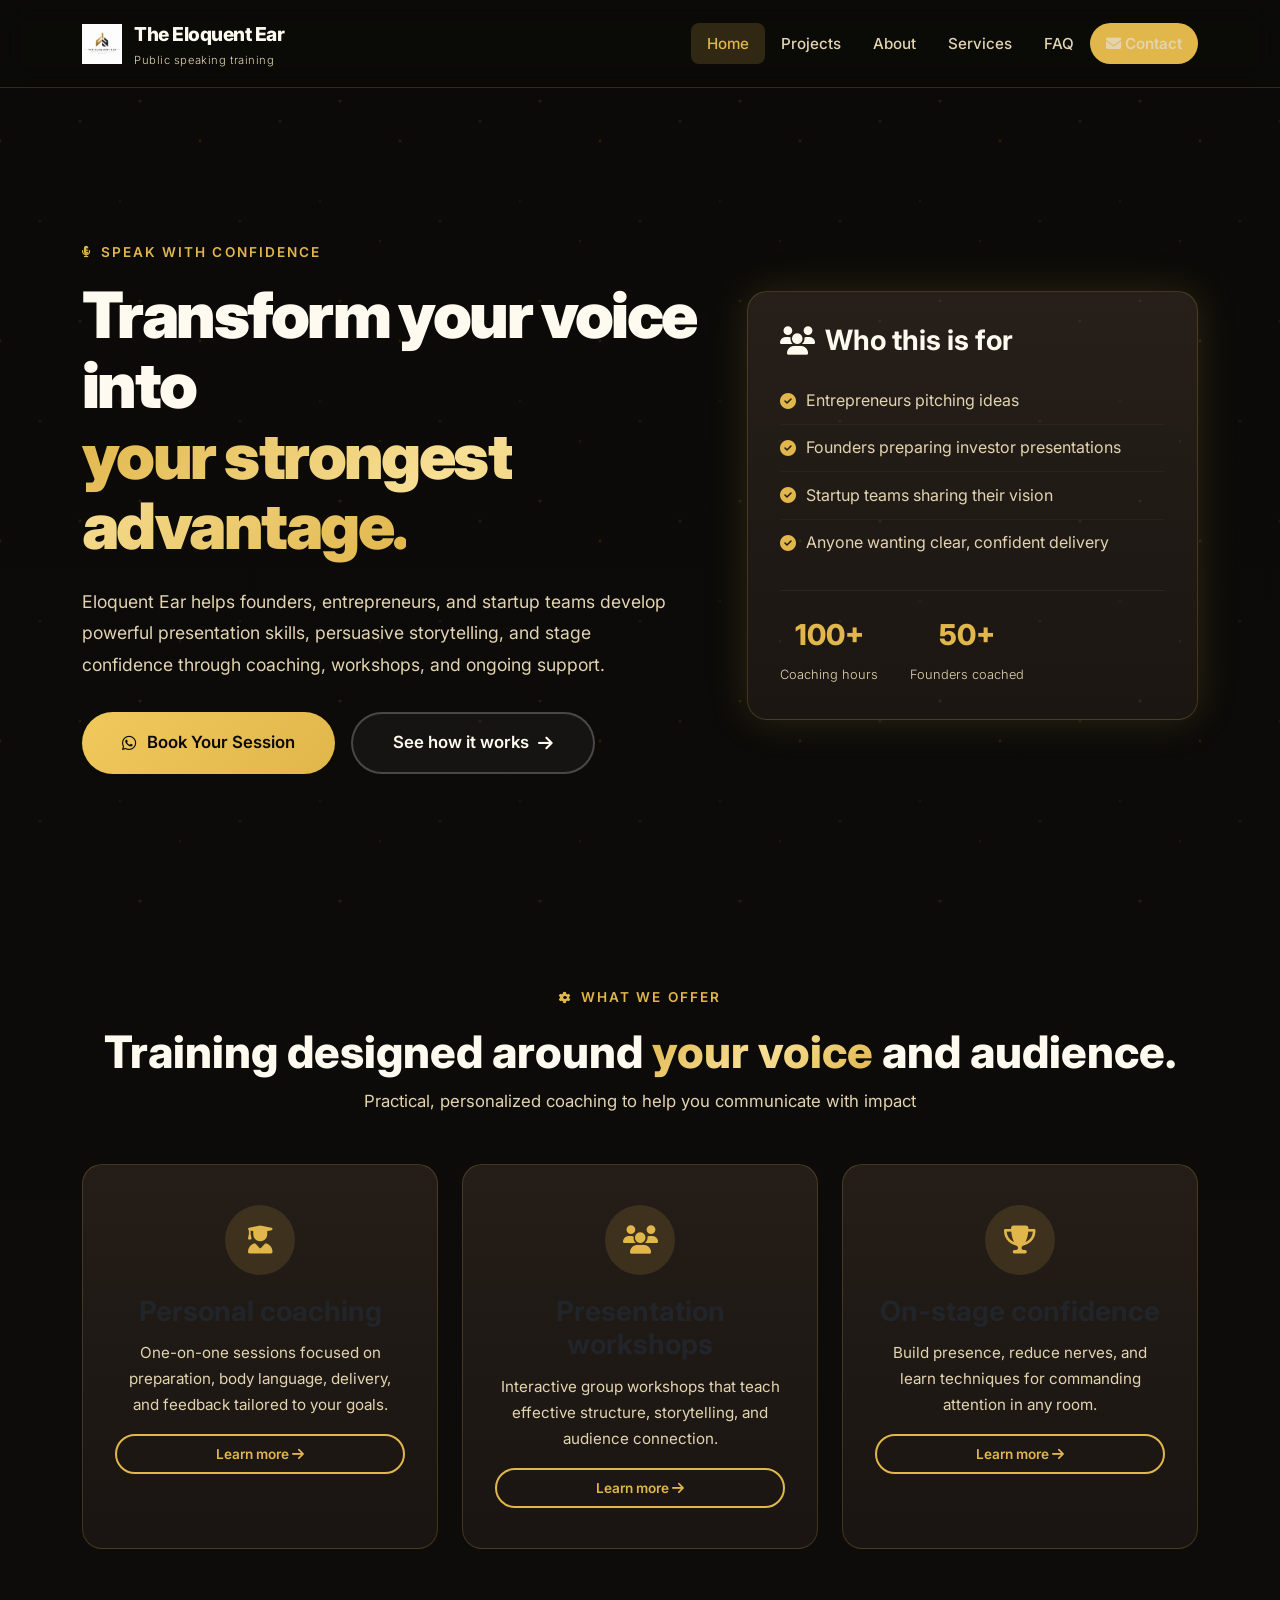
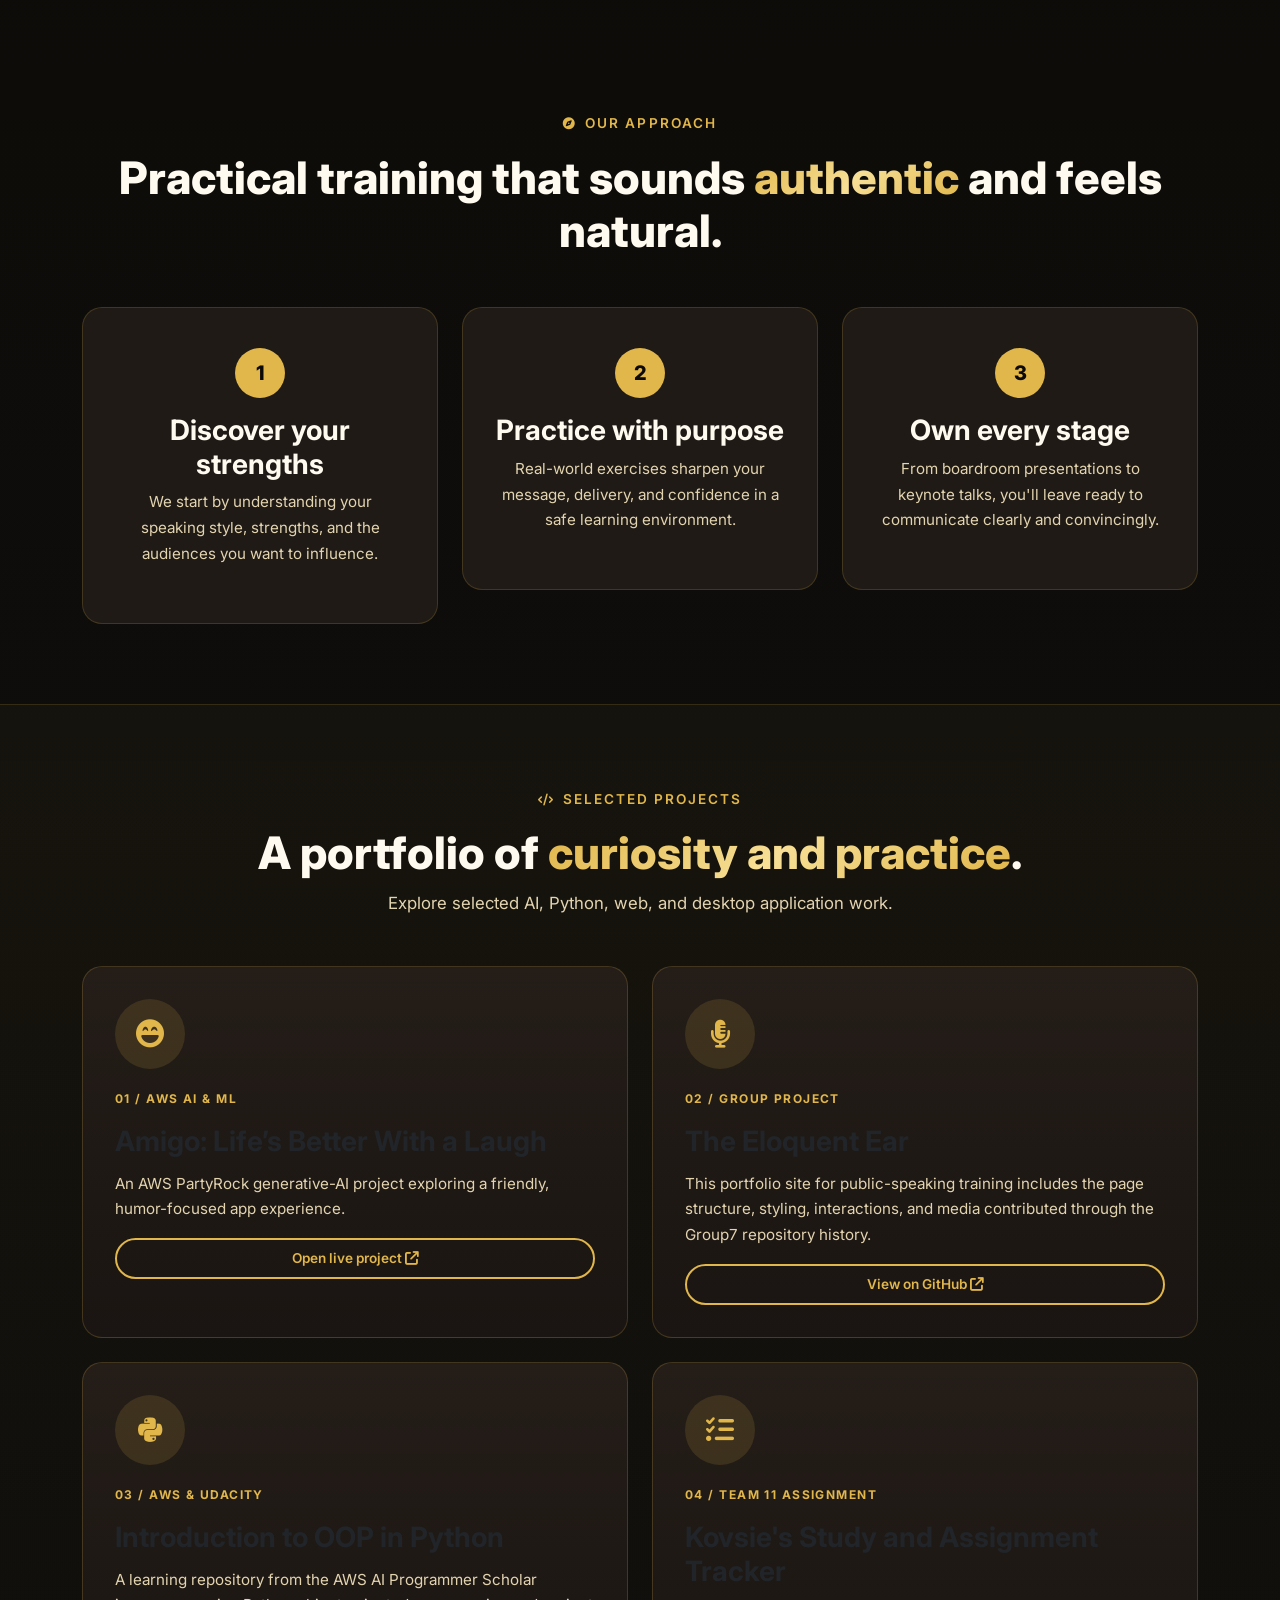
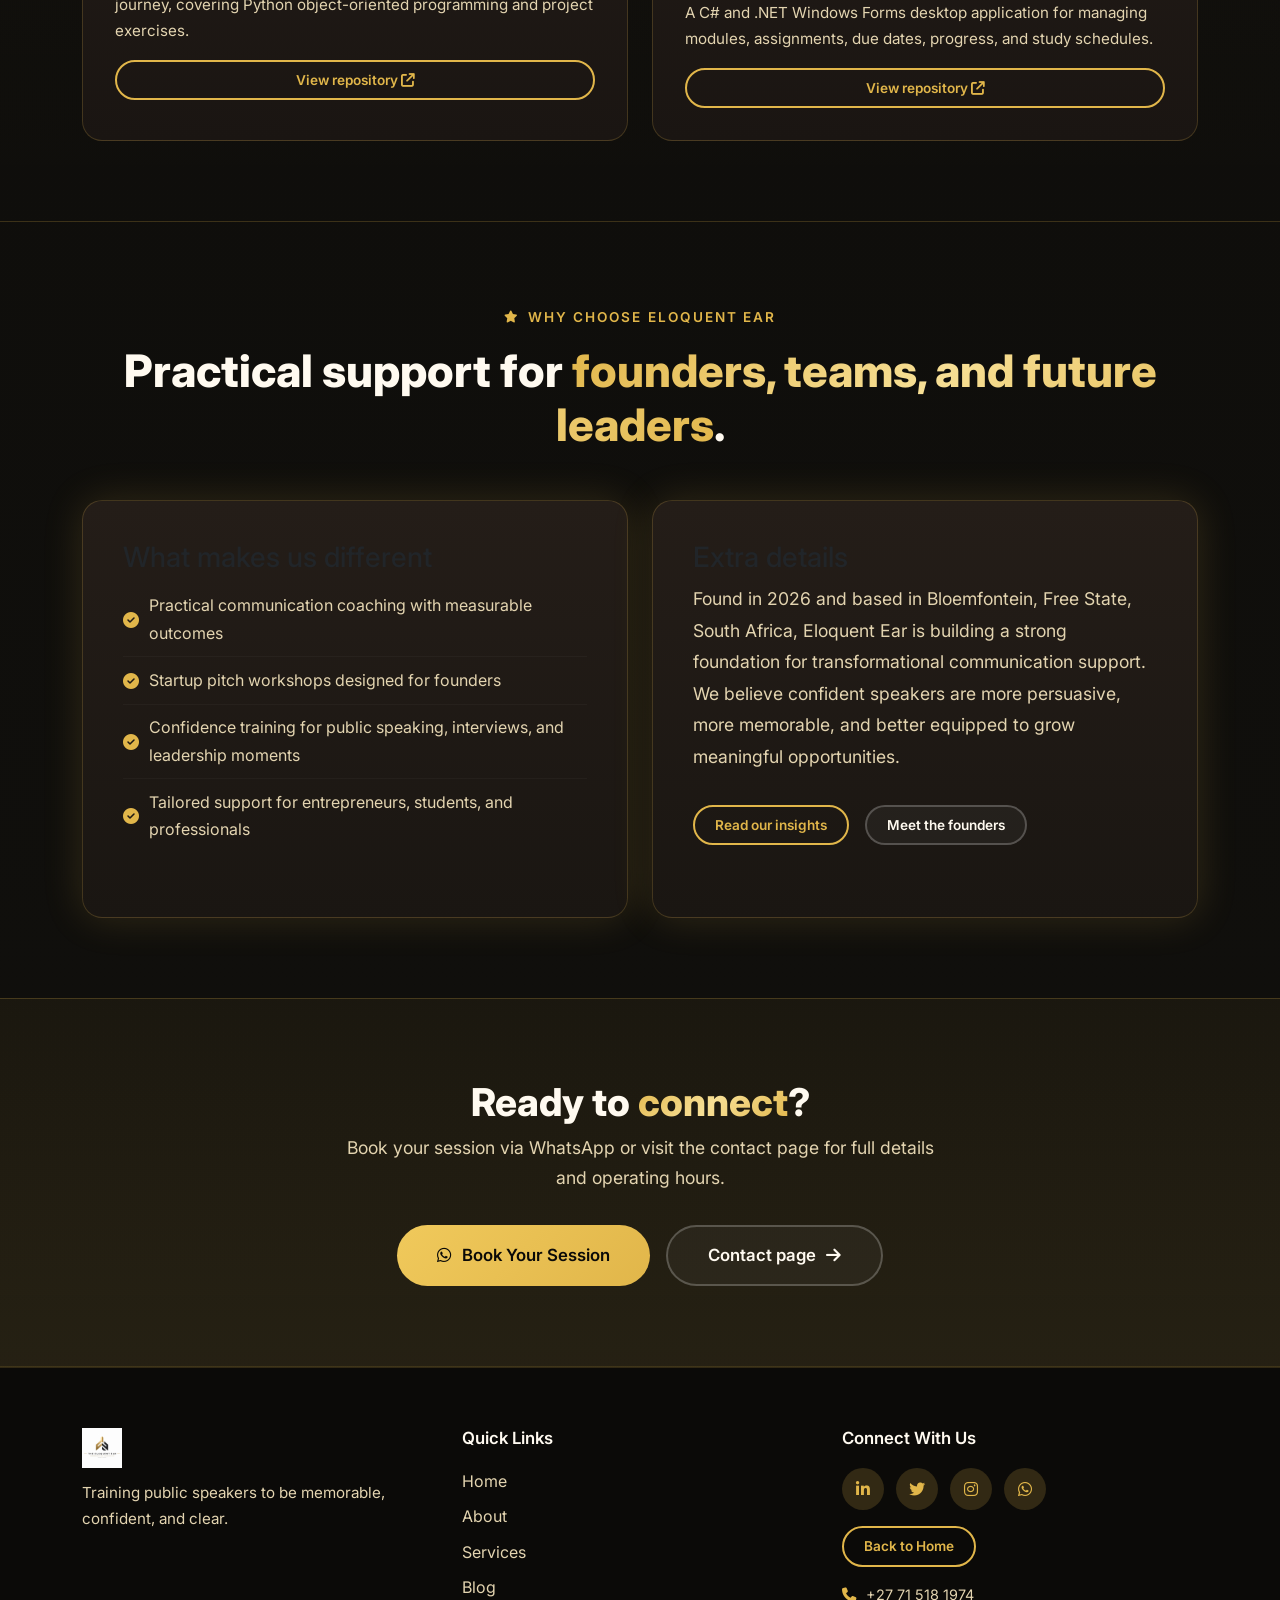
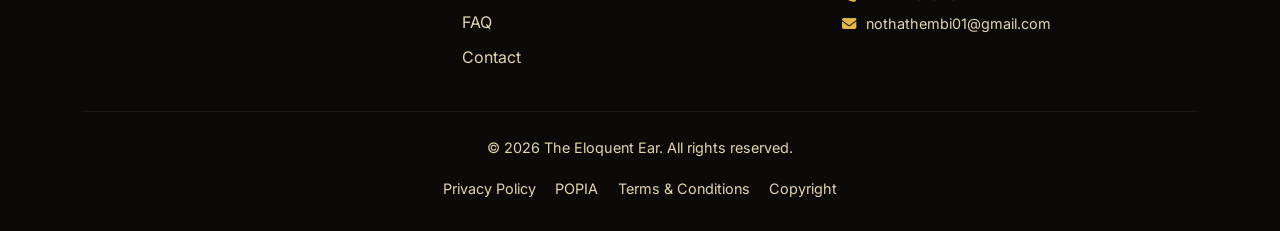
<file: index.html>
<!DOCTYPE html>
<html lang="en">
<head>
  <meta charset="UTF-8" />
  <meta name="viewport" content="width=device-width, initial-scale=1.0" />
  <title>The Eloquent Ear | Public Speaking Training</title>
  
  <!-- Bootstrap 5 -->
  <link href="https://cdn.jsdelivr.net/npm/bootstrap@5.3.0/dist/css/bootstrap.min.css" rel="stylesheet" />
  <!-- Font Awesome 6 -->
  <link rel="stylesheet" href="https://cdnjs.cloudflare.com/ajax/libs/font-awesome/6.4.0/css/all.min.css" />
  <!-- Google Fonts -->
  <link href="https://fonts.googleapis.com/css2?family=Inter:wght@300;400;600;700;800;900&display=swap" rel="stylesheet" />
  <!-- Custom CSS -->
  <link rel="stylesheet" href="styles.css" />
  <!-- Favicon -->
  <link rel="icon" type="image/png" href="logo.png" />
  <!-- Meta -->
  <meta name="description" content="Eloquent Ear — public speaking training for founders, entrepreneurs and startup teams. Coaching, workshops and on-stage confidence." />
  <meta name="theme-color" content="#d4af37" />
  <!-- Open Graph -->
  <meta property="og:title" content="Eloquent Ear | Public Speaking Training" />
  <meta property="og:description" content="Coaching and workshops to help founders and teams speak with clarity, confidence and impact." />
  <meta property="og:image" content="logo.png" />
  <meta property="og:type" content="website" />
  <meta name="twitter:card" content="summary_large_image" />
  <link rel="canonical" href="https://yourdomain.com/eloquent-ear/index.html" />
</head>
<body>
  <!-- Loading Screen -->
  <div id="loader" class="loader-wrapper">
    <div class="loader">
      <span></span>
      <span></span>
      <span></span>
      <span></span>
    </div>
    <p class="loader-text">Loading...</p>
  </div>

  <!-- Entry Quiz Overlay -->
  <div id="entryQuizOverlay" class="entry-quiz-overlay">
    <div class="entry-quiz-card">
      <p class="eyebrow">Welcome to Eloquent Ear</p>
      <h2 class="gradient-text">Find the support you need.</h2>
      <p>Select the options that best describe your goals so we can guide you to the right page.</p>
      <p class="quiz-instructions"><i class="fas fa-hand-pointer"></i> Tap an option to continue</p>
      <div class="quiz-summary">
        <span id="quizStep">1</span> / 3
      </div>
      <div id="quizQuestion" class="quiz-question">What is your primary goal?</div>
      <div id="quizOptions" class="quiz-options"></div>
    </div>
  </div>

  <!-- Navigation -->
  <nav class="navbar navbar-expand-lg navbar-dark sticky-top">
    <div class="container">
      <a class="navbar-brand" href="index.html">
        <img src="logo.png" alt="The Eloquent Ear" class="brand-logo" />
        <div>
          <span class="brand-name">The Eloquent Ear</span>
          <small class="brand-tagline">Public speaking training</small>
        </div>
      </a>
      <button class="navbar-toggler" type="button" data-bs-toggle="collapse" data-bs-target="#navbarNav">
        <span class="navbar-toggler-icon"></span>
      </button>
      <div class="collapse navbar-collapse" id="navbarNav">
        <ul class="navbar-nav ms-auto">
          <li class="nav-item"><a class="nav-link active" href="./index.html">Home</a></li>
          <li class="nav-item"><a class="nav-link" href="#projects">Projects</a></li>
          <li class="nav-item"><a class="nav-link" href="./about.html">About</a></li>
          <li class="nav-item"><a class="nav-link" href="./services.html">Services</a></li>
          <li class="nav-item"><a class="nav-link" href="./faq.html">FAQ</a></li>
          <li class="nav-item">
            <a class="nav-link btn-nav-cta" href="./contact.html">
              <i class="fas fa-envelope"></i> Contact
            </a>
          </li>
        </ul>
      </div>
    </div>
  </nav>

  <!-- Hero Section -->
  <section class="hero-section">
    <div class="container">
      <div class="row align-items-center min-vh-75">
        <div class="col-lg-7 hero-content" data-aos="fade-up">
          <p class="eyebrow"><i class="fas fa-microphone-alt"></i> Speak with confidence</p>
          <h1 class="hero-title">
            Transform your voice into <br />
            <span class="gradient-text">your strongest advantage.</span>
          </h1>
          <p class="hero-text">
            Eloquent Ear helps founders, entrepreneurs, and startup teams develop powerful presentation skills, 
            persuasive storytelling, and stage confidence through coaching, workshops, and ongoing support.
          </p>
          <div class="hero-actions">
            <a href="https://api.whatsapp.com/send?phone=27715181974&text=Hello%2C%20I%20would%20like%20to%20book%20a%20session%20with%20Eloquent%20Ear." 
               class="btn btn-primary btn-lg" target="_blank" rel="noopener">
              <i class="fab fa-whatsapp"></i> Book Your Session
            </a>
            <a href="services.html" class="btn btn-outline-light btn-lg">See how it works <i class="fas fa-arrow-right"></i></a>
          </div>
        </div>
        <div class="col-lg-5" data-aos="fade-left" data-aos-delay="200">
          <div class="hero-card">
            <h3><i class="fas fa-users"></i> Who this is for</h3>
            <ul class="hero-list">
              <li><i class="fas fa-check-circle text-gold"></i> Entrepreneurs pitching ideas</li>
              <li><i class="fas fa-check-circle text-gold"></i> Founders preparing investor presentations</li>
              <li><i class="fas fa-check-circle text-gold"></i> Startup teams sharing their vision</li>
              <li><i class="fas fa-check-circle text-gold"></i> Anyone wanting clear, confident delivery</li>
            </ul>
            <div class="hero-stats">
              <div class="stat-item">
                <span class="stat-number">100+</span>
                <span class="stat-label">Coaching hours</span>
              </div>
              <div class="stat-item">
                <span class="stat-number">50+</span>
                <span class="stat-label">Founders coached</span>
              </div>
            </div>
          </div>
        </div>
      </div>
    </div>
    <!-- Animated Background -->
    <div class="particles-bg"></div>
  </section>

  <!-- Services Section -->
  <section id="services" class="section services-section">
    <div class="container">
      <div class="text-center section-heading" data-aos="fade-up">
        <p class="eyebrow"><i class="fas fa-cog"></i> What we offer</p>
        <h2>Training designed around <span class="gradient-text">your voice</span> and audience.</h2>
        <p class="section-subtitle">Practical, personalized coaching to help you communicate with impact</p>
      </div>
      <div class="row g-4">
        <div class="col-md-4" data-aos="fade-up" data-aos-delay="100">
          <div class="card service-card h-100 text-center">
            <div class="card-icon"><i class="fas fa-user-graduate"></i></div>
            <h3>Personal coaching</h3>
            <p>One-on-one sessions focused on preparation, body language, delivery, and feedback tailored to your goals.</p>
            <a href="services.html" class="btn btn-outline-gold btn-sm">Learn more <i class="fas fa-arrow-right"></i></a>
          </div>
        </div>
        <div class="col-md-4" data-aos="fade-up" data-aos-delay="200">
          <div class="card service-card h-100 text-center">
            <div class="card-icon"><i class="fas fa-users"></i></div>
            <h3>Presentation workshops</h3>
            <p>Interactive group workshops that teach effective structure, storytelling, and audience connection.</p>
            <a href="services.html" class="btn btn-outline-gold btn-sm">Learn more <i class="fas fa-arrow-right"></i></a>
          </div>
        </div>
        <div class="col-md-4" data-aos="fade-up" data-aos-delay="300">
          <div class="card service-card h-100 text-center">
            <div class="card-icon"><i class="fas fa-trophy"></i></div>
            <h3>On-stage confidence</h3>
            <p>Build presence, reduce nerves, and learn techniques for commanding attention in any room.</p>
            <a href="services.html" class="btn btn-outline-gold btn-sm">Learn more <i class="fas fa-arrow-right"></i></a>
          </div>
        </div>
      </div>
    </div>
  </section>

  <!-- Approach Section -->
  <section id="approach" class="section approach-section">
    <div class="container">
      <div class="text-center section-heading" data-aos="fade-up">
        <p class="eyebrow"><i class="fas fa-compass"></i> Our approach</p>
        <h2>Practical training that sounds <span class="gradient-text">authentic</span> and feels natural.</h2>
      </div>
      <div class="row g-4">
        <div class="col-md-4" data-aos="fade-up" data-aos-delay="100">
          <div class="process-step text-center">
            <div class="step-number">1</div>
            <h3>Discover your strengths</h3>
            <p>We start by understanding your speaking style, strengths, and the audiences you want to influence.</p>
          </div>
        </div>
        <div class="col-md-4" data-aos="fade-up" data-aos-delay="200">
          <div class="process-step text-center">
            <div class="step-number">2</div>
            <h3>Practice with purpose</h3>
            <p>Real-world exercises sharpen your message, delivery, and confidence in a safe learning environment.</p>
          </div>
        </div>
        <div class="col-md-4" data-aos="fade-up" data-aos-delay="300">
          <div class="process-step text-center">
            <div class="step-number">3</div>
            <h3>Own every stage</h3>
            <p>From boardroom presentations to keynote talks, you'll leave ready to communicate clearly and convincingly.</p>
          </div>
        </div>
      </div>
    </div>
  </section>

  <!-- Projects Section -->
  <section id="projects" class="section projects-section">
    <div class="container">
      <div class="text-center section-heading" data-aos="fade-up">
        <p class="eyebrow"><i class="fas fa-code"></i> Selected projects</p>
        <h2>A portfolio of <span class="gradient-text">curiosity and practice</span>.</h2>
        <p class="section-subtitle">Explore selected AI, Python, web, and desktop application work.</p>
      </div>
      <div class="row g-4">
        <div class="col-md-6" data-aos="fade-up">
          <article class="card project-card h-100">
            <div class="card-icon"><i class="fas fa-face-laugh-beam"></i></div>
            <p class="project-number">01 / AWS AI &amp; ML</p>
            <h3>Amigo: Life’s Better With a Laugh</h3>
            <p>An AWS PartyRock generative-AI project exploring a friendly, humor-focused app experience.</p>
            <a class="btn btn-outline-gold btn-sm" href="https://partyrock.aws/u/Noluthando123/RbzQM9bd8/Amigo%253A-Life%27s-Better-With-a-Laugh" target="_blank" rel="noopener noreferrer">Open live project <i class="fas fa-arrow-up-right-from-square"></i></a>
          </article>
        </div>
        <div class="col-md-6" data-aos="fade-up" data-aos-delay="100">
          <article class="card project-card h-100">
            <div class="card-icon"><i class="fas fa-microphone-lines"></i></div>
            <p class="project-number">02 / Group project</p>
            <h3>The Eloquent Ear</h3>
            <p>This portfolio site for public-speaking training includes the page structure, styling, interactions, and media contributed through the Group7 repository history.</p>
            <a class="btn btn-outline-gold btn-sm" href="https://github.com/Enhlosweni-2025/Group7" target="_blank" rel="noopener noreferrer">View on GitHub <i class="fas fa-arrow-up-right-from-square"></i></a>
          </article>
        </div>
        <div class="col-md-6" data-aos="fade-up" data-aos-delay="200">
          <article class="card project-card h-100">
            <div class="card-icon"><i class="fab fa-python"></i></div>
            <p class="project-number">03 / AWS &amp; Udacity</p>
            <h3>Introduction to OOP in Python</h3>
            <p>A learning repository from the AWS AI Programmer Scholar journey, covering Python object-oriented programming and project exercises.</p>
            <a class="btn btn-outline-gold btn-sm" href="https://github.com/Aur-09/Introduction-to-OOP-in-Python" target="_blank" rel="noopener noreferrer">View repository <i class="fas fa-arrow-up-right-from-square"></i></a>
          </article>
        </div>
        <div class="col-md-6" data-aos="fade-up" data-aos-delay="300">
          <article class="card project-card h-100">
            <div class="card-icon"><i class="fas fa-list-check"></i></div>
            <p class="project-number">04 / Team 11 assignment</p>
            <h3>Kovsie's Study and Assignment Tracker</h3>
            <p>A C# and .NET Windows Forms desktop application for managing modules, assignments, due dates, progress, and study schedules.</p>
            <a class="btn btn-outline-gold btn-sm" href="https://github.com/Aur-09/ITSA-Hackathon-1st-Team-11" target="_blank" rel="noopener noreferrer">View repository <i class="fas fa-arrow-up-right-from-square"></i></a>
          </article>
        </div>
      </div>
    </div>
  </section>

  <!-- Additional Info Section -->
  <section class="section why-us-section">
    <div class="container">
      <div class="text-center section-heading" data-aos="fade-up">
        <p class="eyebrow"><i class="fas fa-star"></i> Why choose Eloquent Ear</p>
        <h2>Practical support for <span class="gradient-text">founders, teams, and future leaders</span>.</h2>
      </div>
      <div class="row g-4">
        <div class="col-lg-6" data-aos="fade-up" data-aos-delay="100">
          <div class="card mission-card h-100">
            <h3>What makes us different</h3>
            <ul class="hero-list">
              <li><i class="fas fa-check-circle text-gold"></i> Practical communication coaching with measurable outcomes</li>
              <li><i class="fas fa-check-circle text-gold"></i> Startup pitch workshops designed for founders</li>
              <li><i class="fas fa-check-circle text-gold"></i> Confidence training for public speaking, interviews, and leadership moments</li>
              <li><i class="fas fa-check-circle text-gold"></i> Tailored support for entrepreneurs, students, and professionals</li>
            </ul>
          </div>
        </div>
        <div class="col-lg-6" data-aos="fade-up" data-aos-delay="200">
          <div class="card mission-card h-100">
            <h3>Extra details</h3>
            <p>Found in 2026 and based in Bloemfontein, Free State, South Africa, Eloquent Ear is building a strong foundation for transformational communication support.</p>
            <p>We believe confident speakers are more persuasive, more memorable, and better equipped to grow meaningful opportunities.</p>
            <div class="hero-actions">
              <a href="blog.html" class="btn btn-outline-gold btn-sm">Read our insights</a>
              <a href="about.html" class="btn btn-outline-light btn-sm">Meet the founders</a>
            </div>
          </div>
        </div>
      </div>
    </div>
  </section>

  <!-- CTA Section -->
  <section class="cta-section">
    <div class="container text-center" data-aos="fade-up">
      <h2>Ready to <span class="gradient-text">connect</span>?</h2>
      <p class="cta-text">Book your session via WhatsApp or visit the contact page for full details and operating hours.</p>
      <div class="hero-actions justify-content-center">
        <a href="https://api.whatsapp.com/send?phone=27715181974&text=Hello%2C%20I%20would%20like%20to%20book%20a%20session%20with%20Eloquent%20Ear." 
           class="btn btn-primary btn-lg" target="_blank" rel="noopener">
          <i class="fab fa-whatsapp"></i> Book Your Session
        </a>
        <a href="contact.html" class="btn btn-outline-light btn-lg">Contact page <i class="fas fa-arrow-right"></i></a>
      </div>
    </div>
  </section>

  <!-- Footer -->
  <footer class="site-footer">
    <div class="container">
      <div class="row">
        <div class="col-md-4">
          <img src="logo.png" alt="The Eloquent Ear" class="footer-logo" />
          <p class="footer-about">Training public speakers to be memorable, confident, and clear.</p>
        </div>
        <div class="col-md-4">
          <h4>Quick Links</h4>
          <ul class="footer-links">
            <li><a href="index.html">Home</a></li>
            <li><a href="about.html">About</a></li>
            <li><a href="services.html">Services</a></li>
            <li><a href="blog.html">Blog</a></li>
            <li><a href="faq.html">FAQ</a></li>
            <li><a href="contact.html">Contact</a></li>
          </ul>
        </div>
        <div class="col-md-4">
          <h4>Connect With Us</h4>
          <div class="social-links">
            <a href="https://www.linkedin.com/" class="social-link" target="_blank" rel="noopener noreferrer" aria-label="Visit LinkedIn"><i class="fab fa-linkedin-in"></i></a>
            <a href="https://x.com/" class="social-link" target="_blank" rel="noopener noreferrer" aria-label="Visit X"><i class="fab fa-twitter"></i></a>
            <a href="https://www.instagram.com/" class="social-link" target="_blank" rel="noopener noreferrer" aria-label="Visit Instagram"><i class="fab fa-instagram"></i></a>
            <a href="https://api.whatsapp.com/send?phone=27715181974" class="social-link" target="_blank" rel="noopener noreferrer" aria-label="Contact on WhatsApp"><i class="fab fa-whatsapp"></i></a>
          </div>
          <p class="mt-3"><a href="./index.html" class="btn btn-outline-gold btn-sm">Back to Home</a></p>
          <p class="footer-contact"><i class="fas fa-phone"></i> +27 71 518 1974</p>
          <p class="footer-contact"><i class="fas fa-envelope"></i> nothathembi01@gmail.com</p>
        </div>
      </div>
      <div class="footer-bottom">
        <p>&copy; 2026 The Eloquent Ear. All rights reserved.</p>
        <div class="footer-legal-links">
          <a href="legal.html#privacy-policy">Privacy Policy</a>
          <a href="legal.html#popia-notice">POPIA</a>
          <a href="legal.html#terms-conditions">Terms & Conditions</a>
          <a href="legal.html#copyright-policy">Copyright</a>
        </div>
      </div>
    </div>
  </footer>

  <!-- Bootstrap JS -->
  <script src="https://cdn.jsdelivr.net/npm/bootstrap@5.3.0/dist/js/bootstrap.bundle.min.js"></script>
  <!-- Custom JS -->
  <script src="script.js"></script>
</body>
</html>
</file>
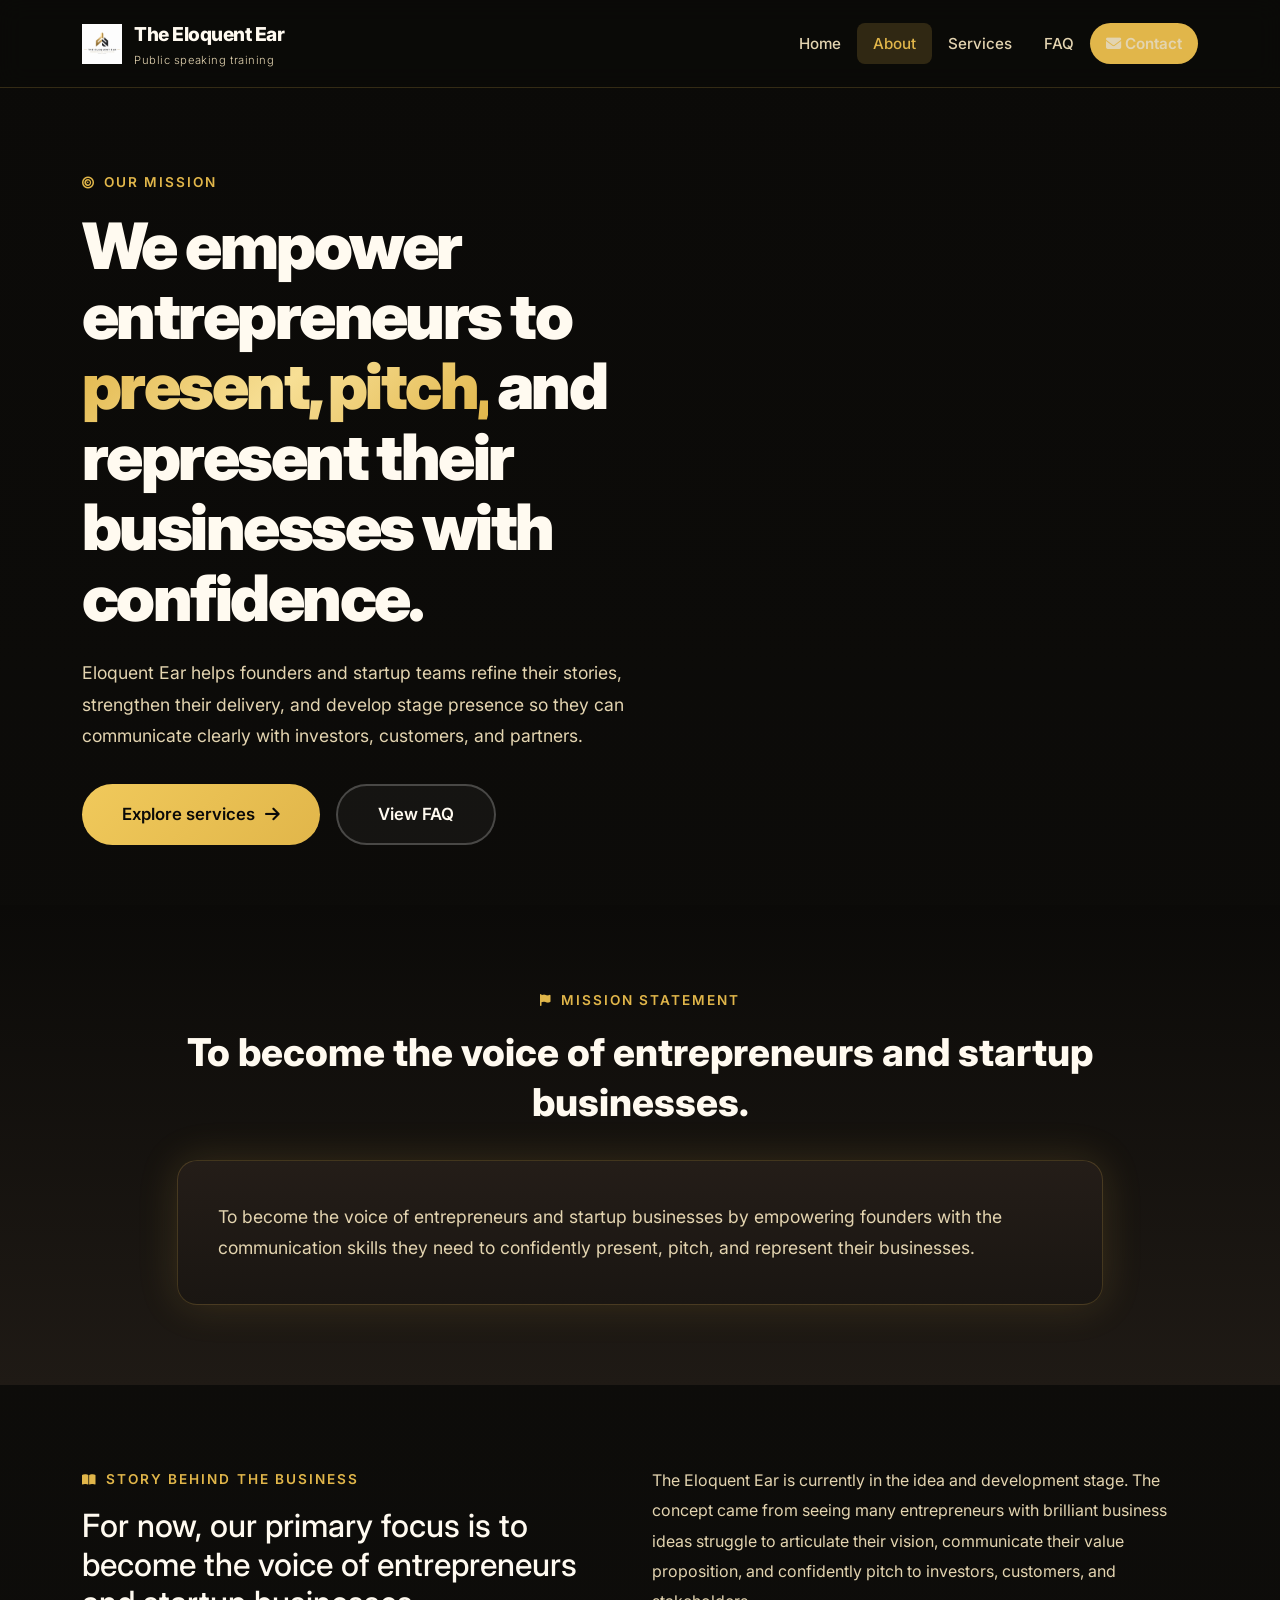
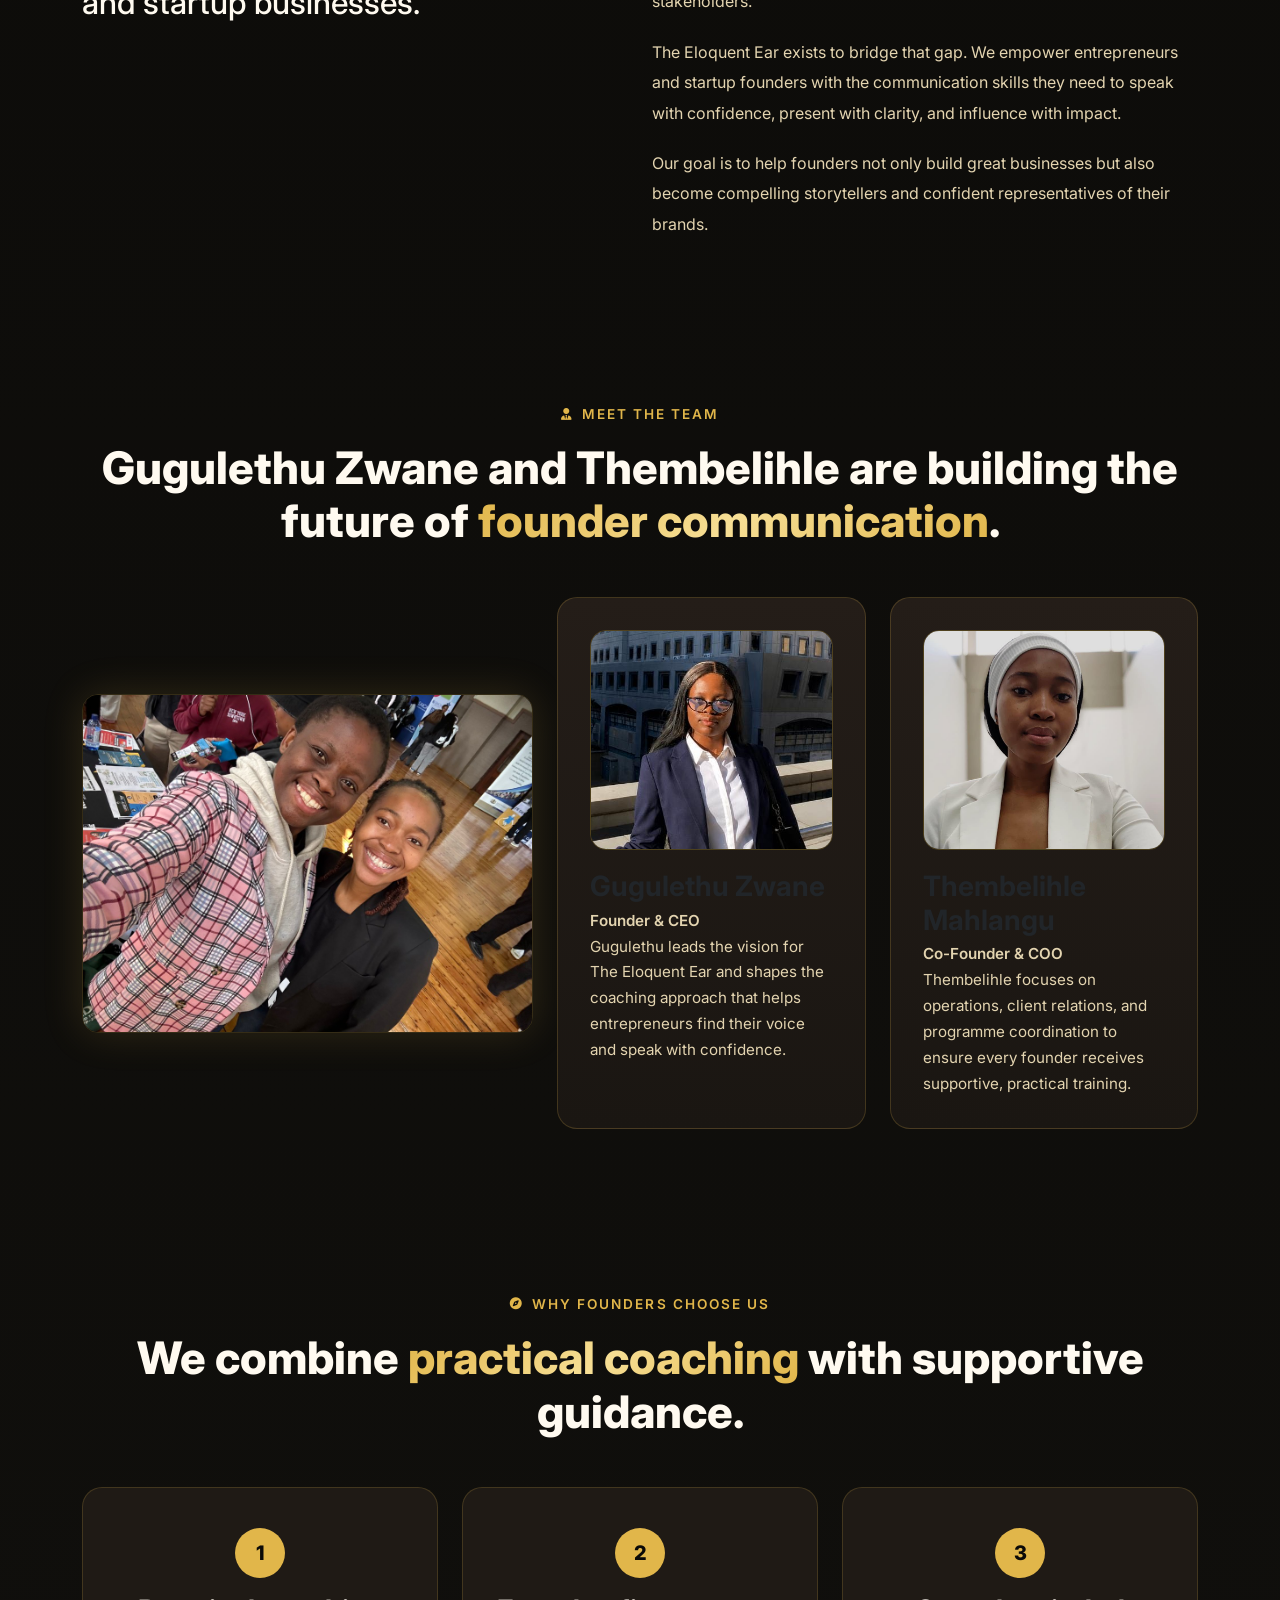
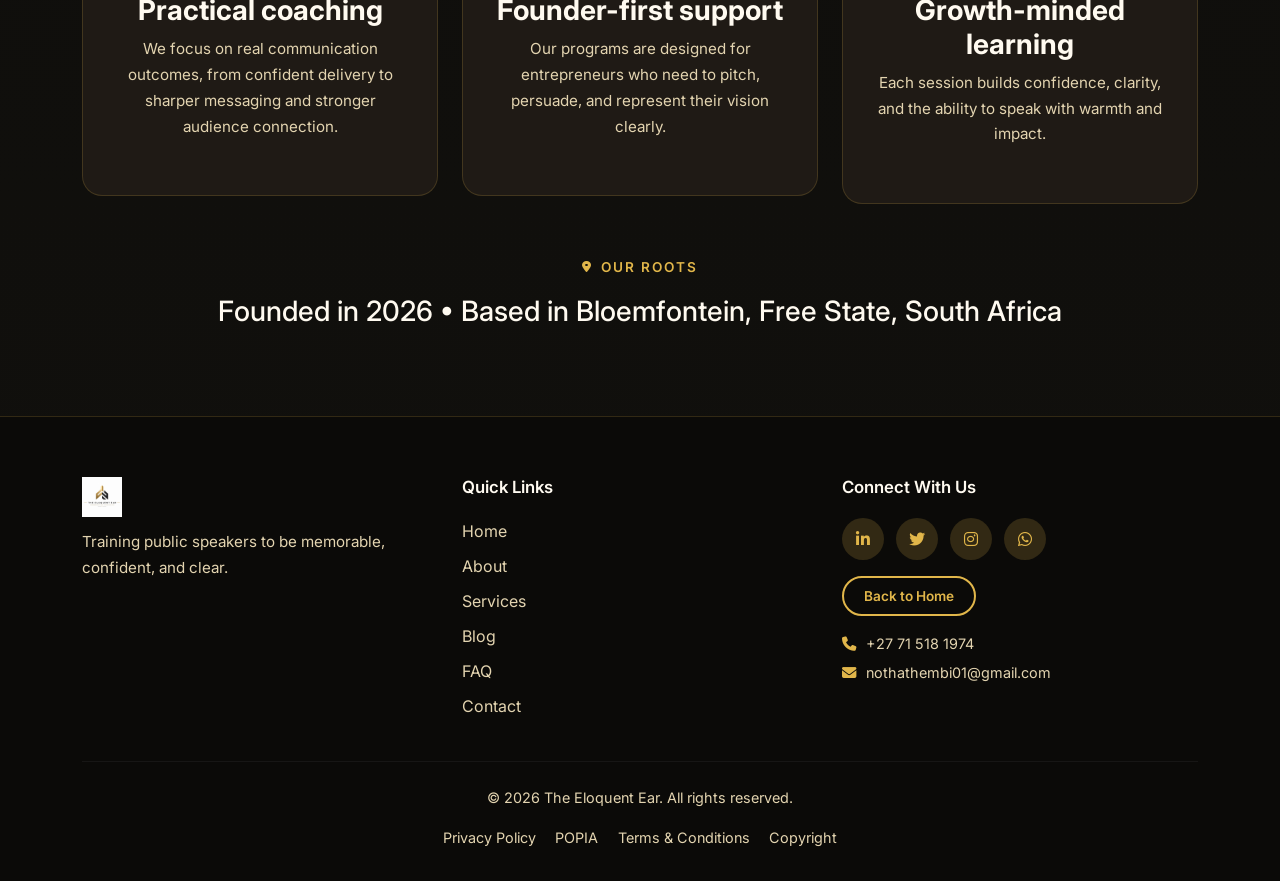
<file: about.html>
<!DOCTYPE html>
<html lang="en">
<head>
  <meta charset="UTF-8" />
  <meta name="viewport" content="width=device-width, initial-scale=1.0" />
  <title>About The Eloquent Ear | Public Speaking Training</title>
  
  <!-- Bootstrap 5 -->
  <link href="https://cdn.jsdelivr.net/npm/bootstrap@5.3.0/dist/css/bootstrap.min.css" rel="stylesheet" />
  <!-- Font Awesome 6 -->
  <link rel="stylesheet" href="https://cdnjs.cloudflare.com/ajax/libs/font-awesome/6.4.0/css/all.min.css" />
  <!-- Google Fonts -->
  <link href="https://fonts.googleapis.com/css2?family=Inter:wght@300;400;600;700;800;900&display=swap" rel="stylesheet" />
  <!-- Custom CSS -->
  <link rel="stylesheet" href="styles.css" />
  <link rel="icon" type="image/png" href="logo.png" />
  <meta name="description" content="About Eloquent Ear — our mission to empower entrepreneurs with confident communication, coaching and workshops." />
  <meta property="og:title" content="About | Eloquent Ear" />
  <meta property="og:description" content="Learn about Eloquent Ear's mission to help founders communicate with confidence." />
  <meta property="og:image" content="team-photo.png" />
  <link rel="canonical" href="https://yourdomain.com/eloquent-ear/about.html" />
</head>
<body>
  <!-- Loading Screen -->
  <div id="loader" class="loader-wrapper">
    <div class="loader"><span></span><span></span><span></span><span></span></div>
    <p class="loader-text">Loading...</p>
  </div>

  <!-- Entry Quiz Overlay -->
  <div id="entryQuizOverlay" class="entry-quiz-overlay">
    <div class="entry-quiz-card">
      <p class="eyebrow">Welcome to Eloquent Ear</p>
      <h2 class="gradient-text">Find the support you need.</h2>
      <p>Select the options that best describe your goals so we can guide you to the right page.</p>
      <p class="quiz-instructions"><i class="fas fa-hand-pointer"></i> Tap an option to continue</p>
      <div class="quiz-summary">
        <span id="quizStep">1</span> / 3
      </div>
      <div id="quizQuestion" class="quiz-question">What is your primary goal?</div>
      <div id="quizOptions" class="quiz-options"></div>
    </div>
  </div>

  <!-- Navigation -->
  <nav class="navbar navbar-expand-lg navbar-dark sticky-top">
    <div class="container">
      <a class="navbar-brand" href="./index.html">
        <img src="logo.png" alt="The Eloquent Ear" class="brand-logo" />
        <div>
          <span class="brand-name">The Eloquent Ear</span>
          <small class="brand-tagline">Public speaking training</small>
        </div>
      </a>
      <button class="navbar-toggler" type="button" data-bs-toggle="collapse" data-bs-target="#navbarNav">
        <span class="navbar-toggler-icon"></span>
      </button>
      <div class="collapse navbar-collapse" id="navbarNav">
        <ul class="navbar-nav ms-auto">
          <li class="nav-item"><a class="nav-link" href="./index.html">Home</a></li>
          <li class="nav-item"><a class="nav-link active" href="./about.html">About</a></li>
          <li class="nav-item"><a class="nav-link" href="./services.html">Services</a></li>
          <li class="nav-item"><a class="nav-link" href="./faq.html">FAQ</a></li>
          <li class="nav-item">
            <a class="nav-link btn-nav-cta" href="./contact.html">
              <i class="fas fa-envelope"></i> Contact
            </a>
          </li>
        </ul>
      </div>
    </div>
  </nav>

  <!-- Hero Section -->
  <section class="hero-section about-hero">
    <div class="container">
      <div class="row align-items-center min-vh-60">
        <div class="col-lg-8" data-aos="fade-up">
          <p class="eyebrow"><i class="fas fa-bullseye"></i> Our mission</p>
          <h1 class="hero-title">
            We empower entrepreneurs to <span class="gradient-text">present, pitch,</span> and represent their businesses with confidence.
          </h1>
          <p class="hero-text">
            Eloquent Ear helps founders and startup teams refine their stories, strengthen their delivery, 
            and develop stage presence so they can communicate clearly with investors, customers, and partners.
          </p>
          <div class="hero-actions">
            <a href="services.html" class="btn btn-primary btn-lg">Explore services <i class="fas fa-arrow-right"></i></a>
            <a href="faq.html" class="btn btn-outline-light btn-lg">View FAQ</a>
          </div>
        </div>
      </div>
    </div>
  </section>

  <!-- Mission Statement -->
  <section class="section mission-section">
    <div class="container">
      <div class="row justify-content-center">
        <div class="col-lg-10 text-center" data-aos="fade-up">
          <p class="eyebrow"><i class="fas fa-flag"></i> Mission statement</p>
          <h2 class="mission-title">To become the voice of entrepreneurs and startup businesses.</h2>
          <div class="mission-card">
            <p>To become the voice of entrepreneurs and startup businesses by empowering founders with the communication skills they need to confidently present, pitch, and represent their businesses.</p>
          </div>
        </div>
      </div>
    </div>
  </section>

  <!-- Story Section -->
  <section class="section story-section">
    <div class="container">
      <div class="row">
        <div class="col-lg-6" data-aos="fade-right">
          <p class="eyebrow"><i class="fas fa-book-open"></i> Story behind the business</p>
          <h2>For now, our primary focus is to become the voice of entrepreneurs and startup businesses.</h2>
        </div>
        <div class="col-lg-6" data-aos="fade-left">
          <div class="story-content">
            <p>The Eloquent Ear is currently in the idea and development stage. The concept came from seeing many entrepreneurs with brilliant business ideas struggle to articulate their vision, communicate their value proposition, and confidently pitch to investors, customers, and stakeholders.</p>
            <p>The Eloquent Ear exists to bridge that gap. We empower entrepreneurs and startup founders with the communication skills they need to speak with confidence, present with clarity, and influence with impact.</p>
            <p>Our goal is to help founders not only build great businesses but also become compelling storytellers and confident representatives of their brands.</p>
          </div>
        </div>
      </div>
    </div>
  </section>

  <!-- Team Section -->
  <section class="section team-section">
    <div class="container">
      <div class="text-center section-heading" data-aos="fade-up">
        <p class="eyebrow"><i class="fas fa-user-tie"></i> Meet the team</p>
        <h2>Gugulethu Zwane and Thembelihle are building the future of <span class="gradient-text">founder communication</span>.</h2>
      </div>
      <div class="row g-4 align-items-center">
        <div class="col-lg-5" data-aos="fade-right">
          <img src="team-photo.png" alt="Team" class="team-photo img-fluid rounded-4" />
        </div>
        <div class="col-lg-7" data-aos="fade-left">
          <div class="row g-4">
            <div class="col-md-6">
              <div class="card team-card">
                <img src="gugulethu.jpeg" alt="Gugulethu Zwane" class="team-profile-image" />
                <h3>Gugulethu Zwane</h3>
                <p class="team-role">Founder & CEO</p>
                <p>Gugulethu leads the vision for The Eloquent Ear and shapes the coaching approach that helps entrepreneurs find their voice and speak with confidence.</p>
              </div>
            </div>
            <div class="col-md-6">
              <div class="card team-card">
                <img src="thembelihle.jpeg" alt="Thembelihle Mahlangu" class="team-profile-image" />
                <h3>Thembelihle Mahlangu</h3>
                <p class="team-role">Co-Founder & COO</p>
                <p>Thembelihle focuses on operations, client relations, and programme coordination to ensure every founder receives supportive, practical training.</p>
              </div>
            </div>
          </div>
        </div>
      </div>
    </div>
  </section>

  <!-- Additional Information -->
  <section class="section approach-section">
    <div class="container">
      <div class="text-center section-heading" data-aos="fade-up">
        <p class="eyebrow"><i class="fas fa-compass"></i> Why founders choose us</p>
        <h2>We combine <span class="gradient-text">practical coaching</span> with supportive guidance.</h2>
      </div>
      <div class="row g-4">
        <div class="col-md-4" data-aos="fade-up" data-aos-delay="100">
          <div class="process-step text-center">
            <div class="step-number">1</div>
            <h3>Practical coaching</h3>
            <p>We focus on real communication outcomes, from confident delivery to sharper messaging and stronger audience connection.</p>
          </div>
        </div>
        <div class="col-md-4" data-aos="fade-up" data-aos-delay="200">
          <div class="process-step text-center">
            <div class="step-number">2</div>
            <h3>Founder-first support</h3>
            <p>Our programs are designed for entrepreneurs who need to pitch, persuade, and represent their vision clearly.</p>
          </div>
        </div>
        <div class="col-md-4" data-aos="fade-up" data-aos-delay="300">
          <div class="process-step text-center">
            <div class="step-number">3</div>
            <h3>Growth-minded learning</h3>
            <p>Each session builds confidence, clarity, and the ability to speak with warmth and impact.</p>
          </div>
        </div>
      </div>
      <div class="text-center mt-5" data-aos="fade-up">
        <p class="eyebrow"><i class="fas fa-map-marker-alt"></i> Our roots</p>
        <h3>Founded in 2026 • Based in Bloemfontein, Free State, South Africa</h3>
      </div>
    </div>
  </section>

  <!-- Footer -->
  <footer class="site-footer">
    <div class="container">
      <div class="row">
        <div class="col-md-4">
          <img src="logo.png" alt="The Eloquent Ear" class="footer-logo" />
          <p class="footer-about">Training public speakers to be memorable, confident, and clear.</p>
        </div>
        <div class="col-md-4">
          <h4>Quick Links</h4>
          <ul class="footer-links">
            <li><a href="./index.html">Home</a></li>
            <li><a href="./about.html">About</a></li>
            <li><a href="./services.html">Services</a></li>
            <li><a href="./blog.html">Blog</a></li>
            <li><a href="./faq.html">FAQ</a></li>
            <li><a href="./contact.html">Contact</a></li>
          </ul>
        </div>
        <div class="col-md-4">
          <h4>Connect With Us</h4>
          <div class="social-links">
            <a href="https://www.linkedin.com/" class="social-link" target="_blank" rel="noopener noreferrer" aria-label="Visit LinkedIn"><i class="fab fa-linkedin-in"></i></a>
            <a href="https://x.com/" class="social-link" target="_blank" rel="noopener noreferrer" aria-label="Visit X"><i class="fab fa-twitter"></i></a>
            <a href="https://www.instagram.com/" class="social-link" target="_blank" rel="noopener noreferrer" aria-label="Visit Instagram"><i class="fab fa-instagram"></i></a>
            <a href="https://api.whatsapp.com/send?phone=27715181974" class="social-link" target="_blank" rel="noopener noreferrer" aria-label="Contact on WhatsApp"><i class="fab fa-whatsapp"></i></a>
          </div>
          <p class="mt-3"><a href="./index.html" class="btn btn-outline-gold btn-sm">Back to Home</a></p>
          <p class="footer-contact"><i class="fas fa-phone"></i> +27 71 518 1974</p>
          <p class="footer-contact"><i class="fas fa-envelope"></i> nothathembi01@gmail.com</p>
        </div>
      </div>
      <div class="footer-bottom">
        <p>&copy; 2026 The Eloquent Ear. All rights reserved.</p>
        <div class="footer-legal-links">
          <a href="legal.html#privacy-policy">Privacy Policy</a>
          <a href="legal.html#popia-notice">POPIA</a>
          <a href="legal.html#terms-conditions">Terms & Conditions</a>
          <a href="legal.html#copyright-policy">Copyright</a>
        </div>
      </div>
    </div>
  </footer>

  <script src="https://cdn.jsdelivr.net/npm/bootstrap@5.3.0/dist/js/bootstrap.bundle.min.js"></script>
  <script src="script.js"></script>
</body>
</html>
</file>
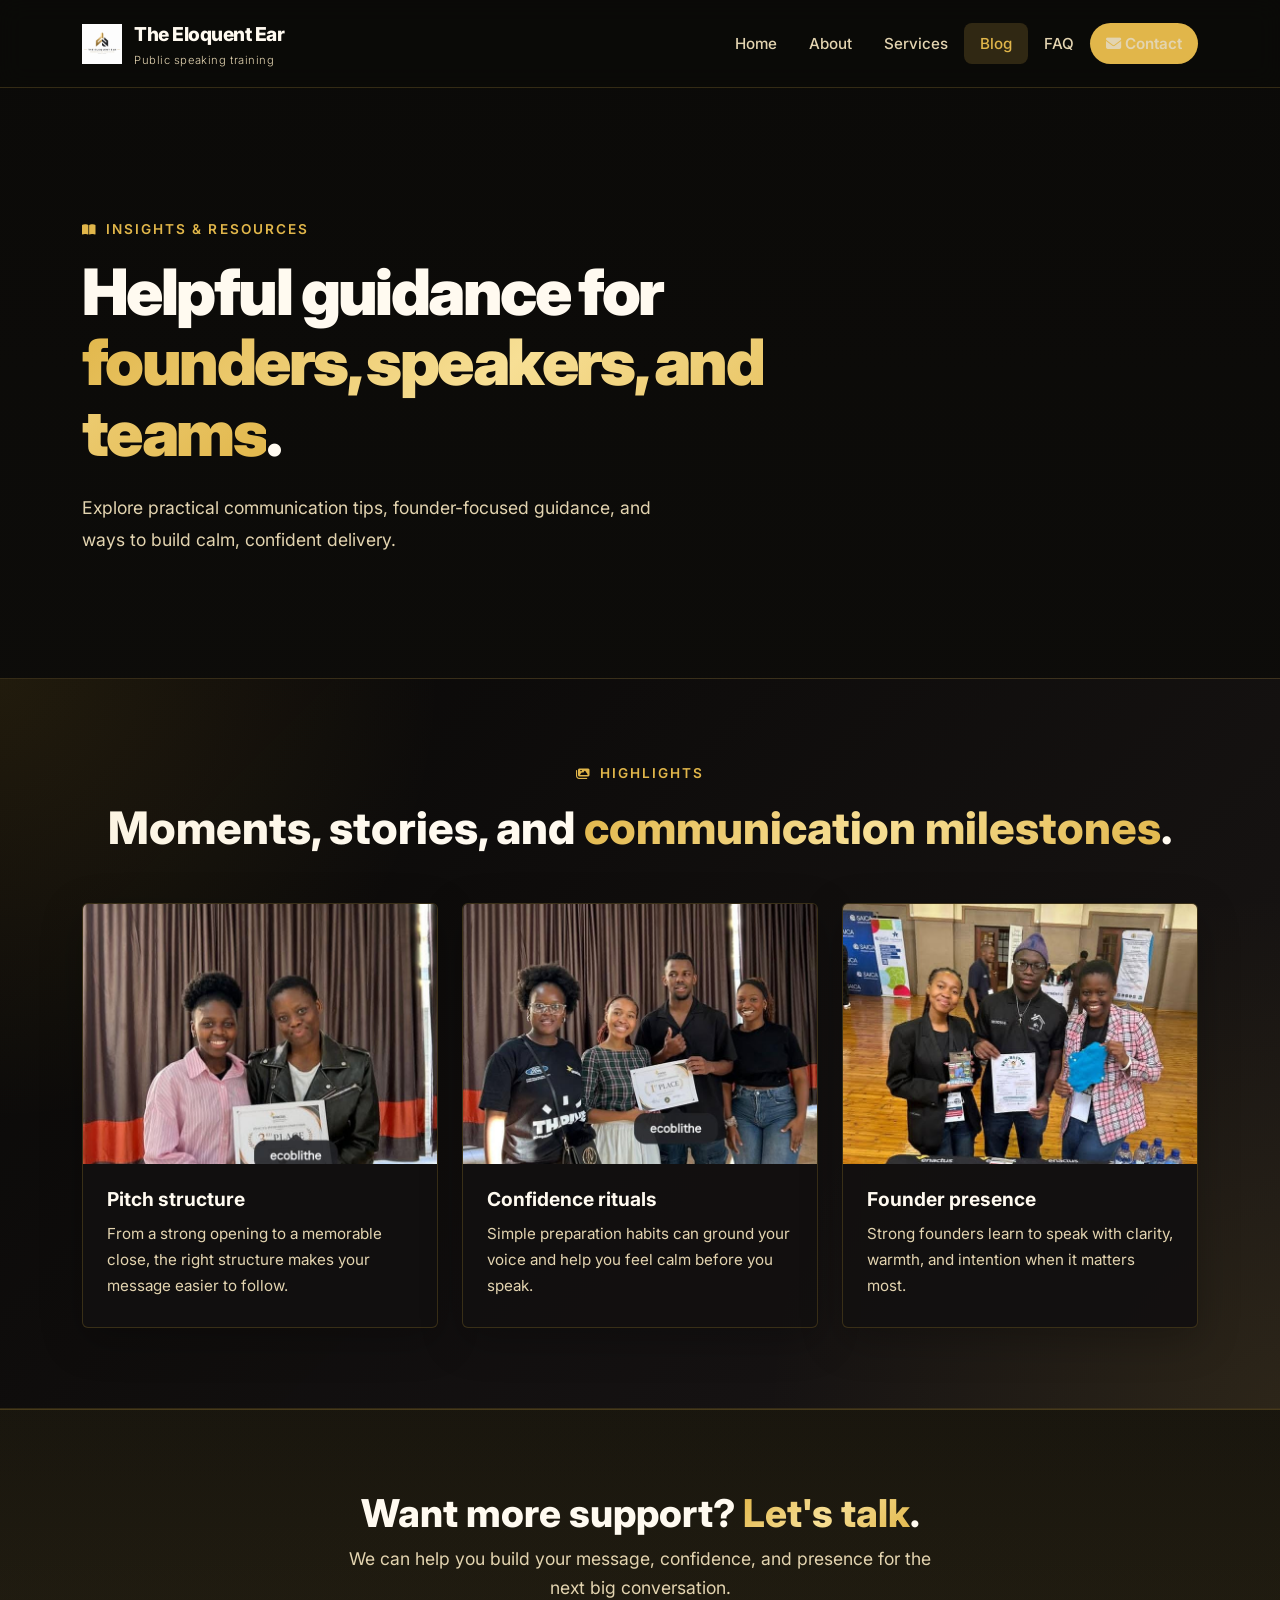
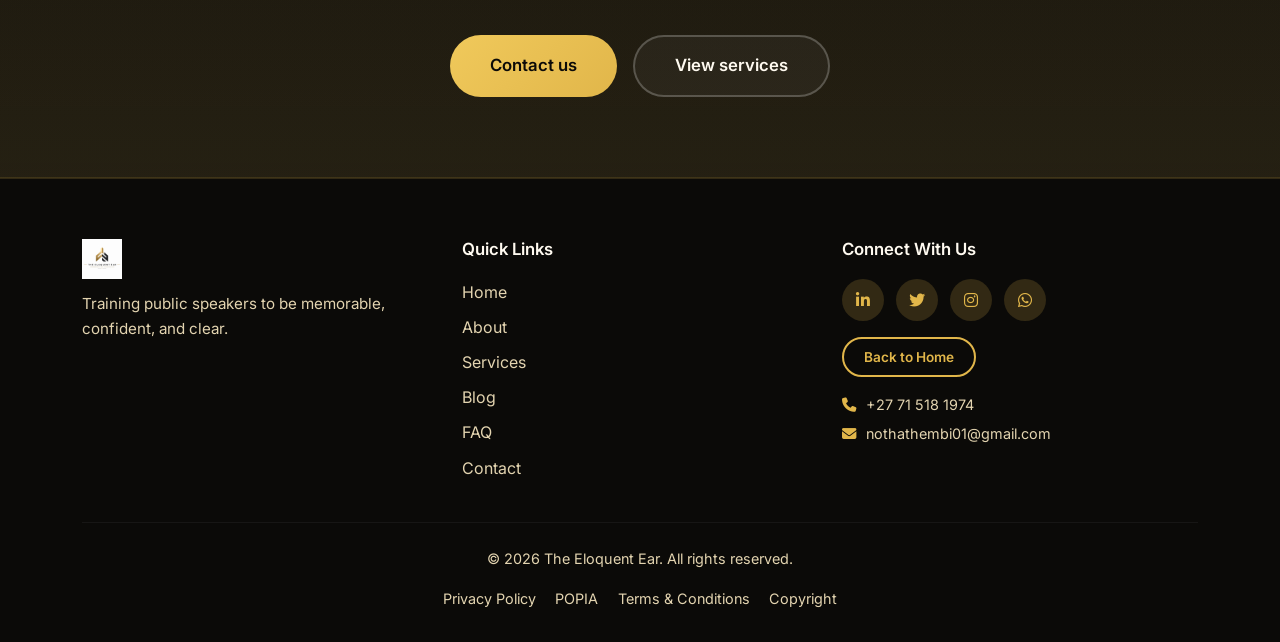
<file: blog.html>
<!DOCTYPE html>
<html lang="en">
<head>
  <meta charset="UTF-8" />
  <meta name="viewport" content="width=device-width, initial-scale=1.0" />
  <title>Blog | The Eloquent Ear</title>
  <link href="https://cdn.jsdelivr.net/npm/bootstrap@5.3.0/dist/css/bootstrap.min.css" rel="stylesheet" />
  <link rel="stylesheet" href="https://cdnjs.cloudflare.com/ajax/libs/font-awesome/6.4.0/css/all.min.css" />
  <link href="https://fonts.googleapis.com/css2?family=Inter:wght@300;400;600;700;800;900&display=swap" rel="stylesheet" />
  <link rel="stylesheet" href="styles.css" />
  <link rel="icon" type="image/png" href="logo.png" />
  <meta name="description" content="Insights and practical communication tips from Eloquent Ear for founders, speakers, and teams." />
</head>
<body>
  <div id="loader" class="loader-wrapper">
    <div class="loader"><span></span><span></span><span></span><span></span></div>
    <p class="loader-text">Loading...</p>
  </div>

  <nav class="navbar navbar-expand-lg navbar-dark sticky-top">
    <div class="container">
      <a class="navbar-brand" href="./index.html">
        <img src="logo.png" alt="The Eloquent Ear" class="brand-logo" />
        <div>
          <span class="brand-name">The Eloquent Ear</span>
          <small class="brand-tagline">Public speaking training</small>
        </div>
      </a>
      <button class="navbar-toggler" type="button" data-bs-toggle="collapse" data-bs-target="#navbarNav">
        <span class="navbar-toggler-icon"></span>
      </button>
      <div class="collapse navbar-collapse" id="navbarNav">
        <ul class="navbar-nav ms-auto">
          <li class="nav-item"><a class="nav-link" href="./index.html">Home</a></li>
          <li class="nav-item"><a class="nav-link" href="./about.html">About</a></li>
          <li class="nav-item"><a class="nav-link" href="./services.html">Services</a></li>
          <li class="nav-item"><a class="nav-link active" href="./blog.html">Blog</a></li>
          <li class="nav-item"><a class="nav-link" href="./faq.html">FAQ</a></li>
          <li class="nav-item">
            <a class="nav-link btn-nav-cta" href="./contact.html">
              <i class="fas fa-envelope"></i> Contact
            </a>
          </li>
        </ul>
      </div>
    </div>
  </nav>

  <section class="hero-section blog-hero">
    <div class="container">
      <div class="row align-items-center min-vh-50">
        <div class="col-lg-8" data-aos="fade-up">
          <p class="eyebrow"><i class="fas fa-book-open"></i> Insights & resources</p>
          <h1 class="hero-title">
            Helpful guidance for <span class="gradient-text">founders, speakers, and teams</span>.
          </h1>
          <p class="hero-text">Explore practical communication tips, founder-focused guidance, and ways to build calm, confident delivery.</p>
        </div>
      </div>
    </div>
  </section>

  <section class="section blog-gallery-section">
    <div class="container">
      <div class="text-center section-heading" data-aos="fade-up">
        <p class="eyebrow"><i class="fas fa-images"></i> Highlights</p>
        <h2>Moments, stories, and <span class="gradient-text">communication milestones</span>.</h2>
      </div>
      <div class="row g-4">
        <div class="col-lg-4" data-aos="fade-up" data-aos-delay="100">
          <div class="card blog-post-card h-100">
            <img src="blog-photo-1.jpeg" alt="Featured communication milestone" class="blog-card-image" />
            <div class="blog-card-content">
              <h3>Pitch structure</h3>
              <p>From a strong opening to a memorable close, the right structure makes your message easier to follow.</p>
            </div>
          </div>
        </div>
        <div class="col-lg-4" data-aos="fade-up" data-aos-delay="200">
          <div class="card blog-post-card h-100">
            <img src="blog-photo-2.jpeg" alt="Featured communication milestone" class="blog-card-image" />
            <div class="blog-card-content">
              <h3>Confidence rituals</h3>
              <p>Simple preparation habits can ground your voice and help you feel calm before you speak.</p>
            </div>
          </div>
        </div>
        <div class="col-lg-4" data-aos="fade-up" data-aos-delay="300">
          <div class="card blog-post-card h-100">
            <img src="blog-photo-3.jpeg" alt="Featured communication milestone" class="blog-card-image" />
            <div class="blog-card-content">
              <h3>Founder presence</h3>
              <p>Strong founders learn to speak with clarity, warmth, and intention when it matters most.</p>
            </div>
          </div>
        </div>
      </div>
    </div>
  </section>

  <section class="cta-section">
    <div class="container text-center" data-aos="fade-up">
      <h2>Want more support? <span class="gradient-text">Let's talk</span>.</h2>
      <p class="cta-text">We can help you build your message, confidence, and presence for the next big conversation.</p>
      <div class="hero-actions justify-content-center">
        <a href="contact.html" class="btn btn-primary btn-lg">Contact us</a>
        <a href="services.html" class="btn btn-outline-light btn-lg">View services</a>
      </div>
    </div>
  </section>

  <footer class="site-footer">
    <div class="container">
      <div class="row">
        <div class="col-md-4">
          <img src="logo.png" alt="The Eloquent Ear" class="footer-logo" />
          <p class="footer-about">Training public speakers to be memorable, confident, and clear.</p>
        </div>
        <div class="col-md-4">
          <h4>Quick Links</h4>
          <ul class="footer-links">
            <li><a href="./index.html">Home</a></li>
            <li><a href="./about.html">About</a></li>
            <li><a href="./services.html">Services</a></li>
            <li><a href="./blog.html">Blog</a></li>
            <li><a href="./faq.html">FAQ</a></li>
            <li><a href="./contact.html">Contact</a></li>
          </ul>
        </div>
        <div class="col-md-4">
          <h4>Connect With Us</h4>
          <div class="social-links">
            <a href="https://www.linkedin.com/" class="social-link" target="_blank" rel="noopener noreferrer" aria-label="Visit LinkedIn"><i class="fab fa-linkedin-in"></i></a>
            <a href="https://x.com/" class="social-link" target="_blank" rel="noopener noreferrer" aria-label="Visit X"><i class="fab fa-twitter"></i></a>
            <a href="https://www.instagram.com/" class="social-link" target="_blank" rel="noopener noreferrer" aria-label="Visit Instagram"><i class="fab fa-instagram"></i></a>
            <a href="https://api.whatsapp.com/send?phone=27715181974" class="social-link" target="_blank" rel="noopener noreferrer" aria-label="Contact on WhatsApp"><i class="fab fa-whatsapp"></i></a>
          </div>
          <p class="mt-3"><a href="./index.html" class="btn btn-outline-gold btn-sm">Back to Home</a></p>
          <p class="footer-contact"><i class="fas fa-phone"></i> +27 71 518 1974</p>
          <p class="footer-contact"><i class="fas fa-envelope"></i> nothathembi01@gmail.com</p>
        </div>
      </div>
      <div class="footer-bottom">
        <p>&copy; 2026 The Eloquent Ear. All rights reserved.</p>
        <div class="footer-legal-links">
          <a href="legal.html#privacy-policy">Privacy Policy</a>
          <a href="legal.html#popia-notice">POPIA</a>
          <a href="legal.html#terms-conditions">Terms & Conditions</a>
          <a href="legal.html#copyright-policy">Copyright</a>
        </div>
      </div>
    </div>
  </footer>

  <script src="https://cdn.jsdelivr.net/npm/bootstrap@5.3.0/dist/js/bootstrap.bundle.min.js"></script>
  <script src="script.js"></script>
</body>
</html>
</file>
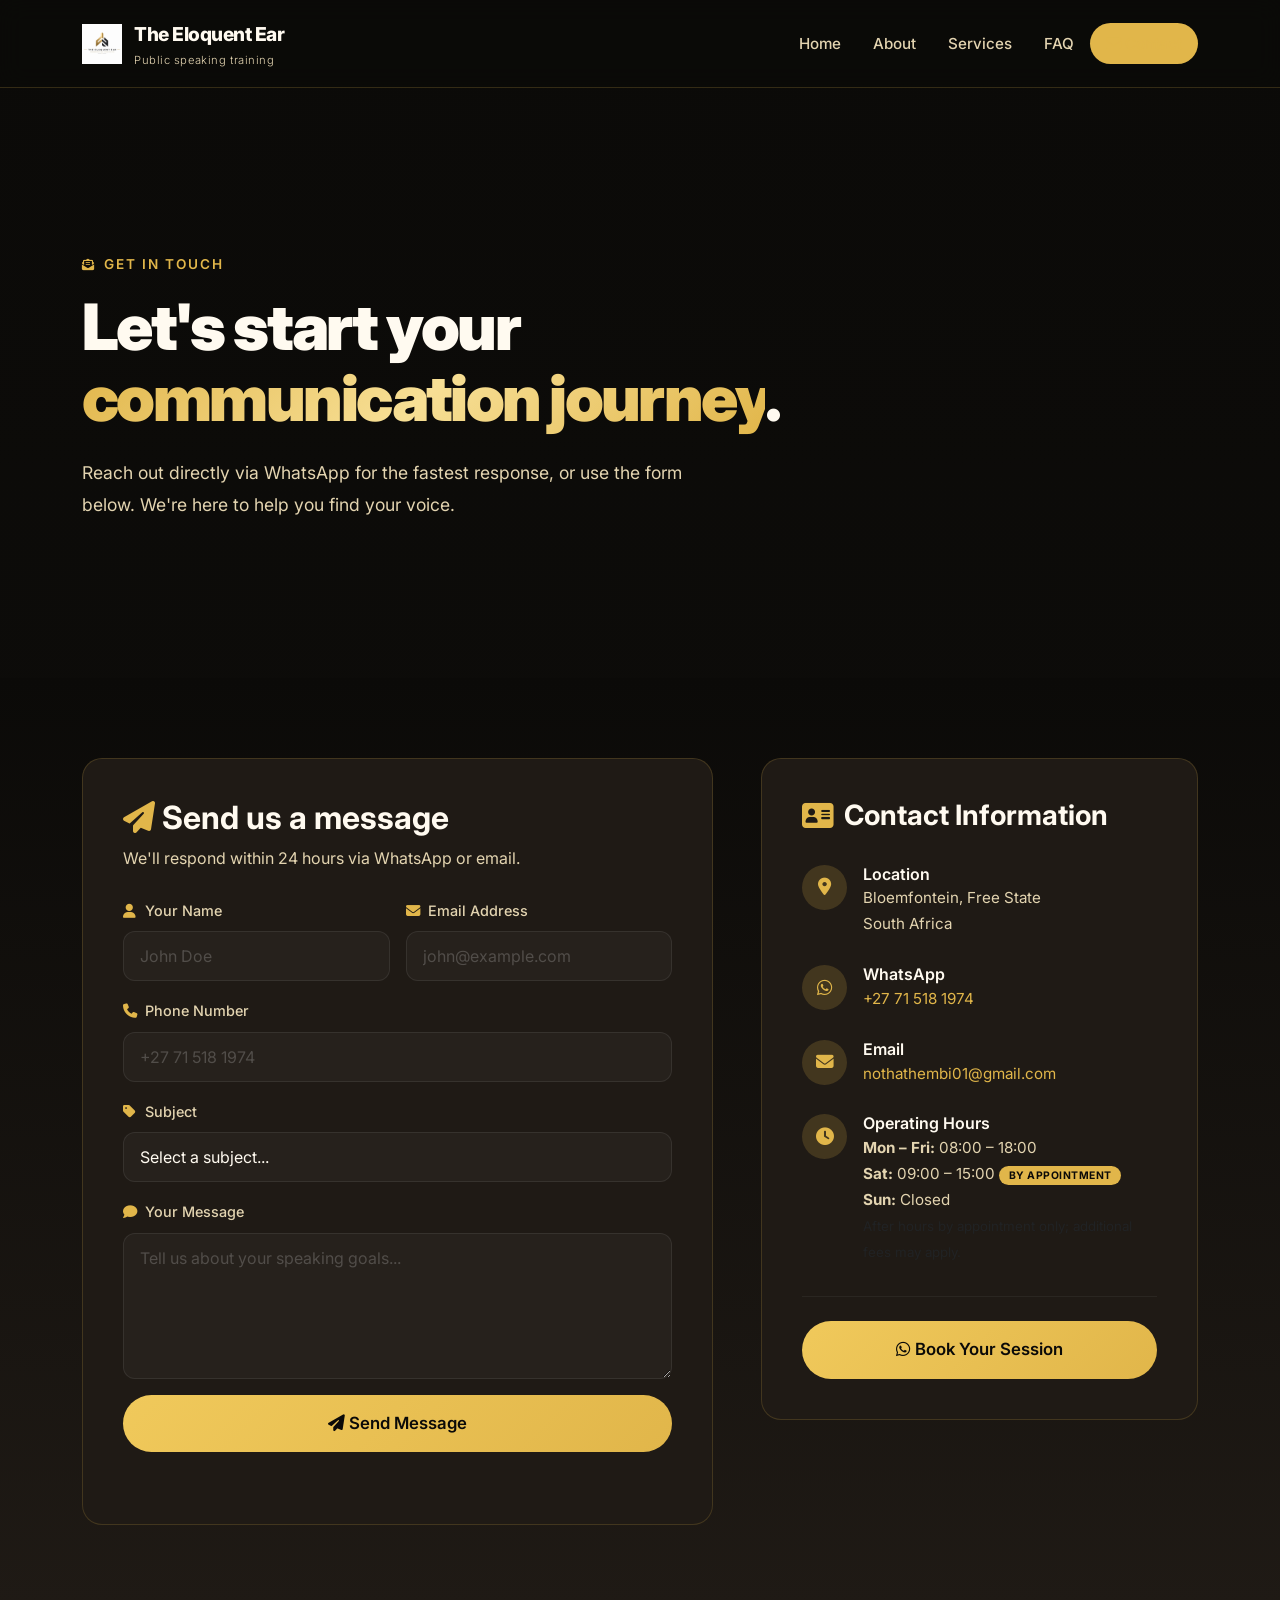
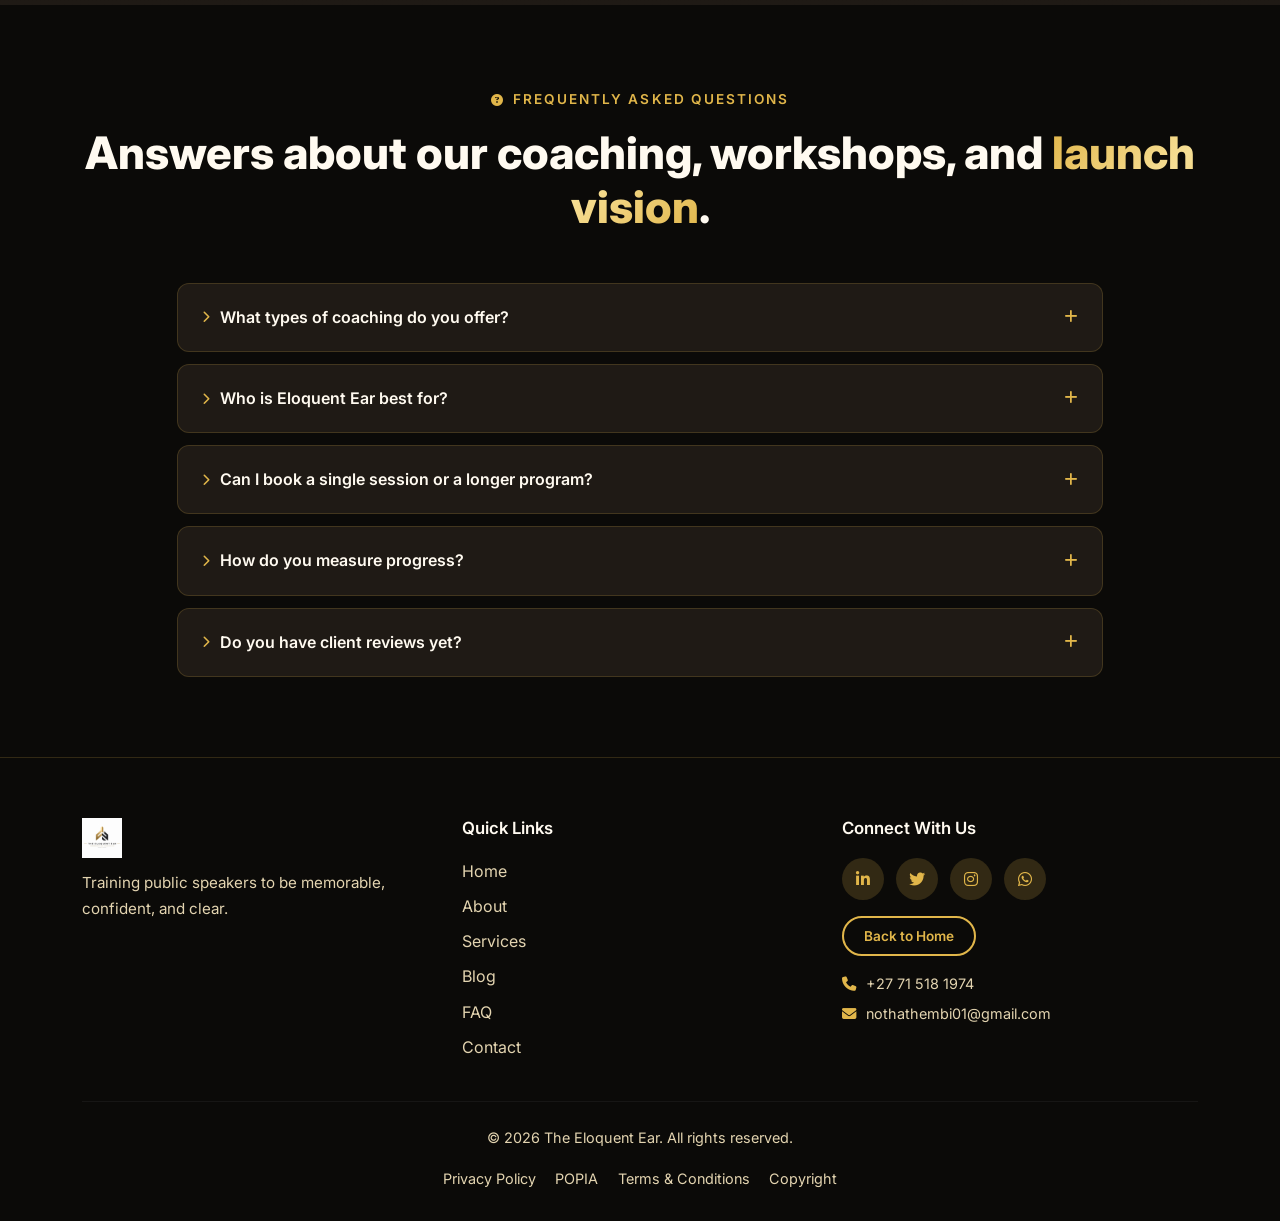
<file: contact.html>
<!DOCTYPE html>
<html lang="en">
<head>
  <meta charset="UTF-8" />
  <meta name="viewport" content="width=device-width, initial-scale=1.0" />
  <title>Contact | The Eloquent Ear</title>
  
  <!-- Bootstrap 5 -->
  <link href="https://cdn.jsdelivr.net/npm/bootstrap@5.3.0/dist/css/bootstrap.min.css" rel="stylesheet" />
  <!-- Font Awesome 6 -->
  <link rel="stylesheet" href="https://cdnjs.cloudflare.com/ajax/libs/font-awesome/6.4.0/css/all.min.css" />
  <!-- Google Fonts -->
  <link href="https://fonts.googleapis.com/css2?family=Inter:wght@300;400;600;700;800;900&display=swap" rel="stylesheet" />
  <!-- Custom CSS -->
  <link rel="stylesheet" href="styles.css" />
  <link rel="icon" type="image/png" href="logo.png" />
  <meta name="description" content="Contact Eloquent Ear — book sessions via WhatsApp, email, or use our contact form for coaching enquiries." />
  <meta property="og:title" content="Contact | Eloquent Ear" />
  <meta property="og:description" content="Get in touch with Eloquent Ear for coaching, workshops and enquiries." />
  <meta property="og:image" content="logo.png" />
  <link rel="canonical" href="https://yourdomain.com/eloquent-ear/contact.html" />
</head>
<body>
  <!-- Loading Screen -->
  <div id="loader" class="loader-wrapper">
    <div class="loader"><span></span><span></span><span></span><span></span></div>
    <p class="loader-text">Loading...</p>
  </div>

  <!-- Entry Quiz Overlay -->
  <div id="entryQuizOverlay" class="entry-quiz-overlay">
    <div class="entry-quiz-card">
      <p class="eyebrow">Welcome to Eloquent Ear</p>
      <h2 class="gradient-text">Find the support you need.</h2>
      <p>Select the options that best describe your goals so we can guide you to the right page.</p>
      <p class="quiz-instructions"><i class="fas fa-hand-pointer"></i> Tap an option to continue</p>
      <div class="quiz-summary">
        <span id="quizStep">1</span> / 3
      </div>
      <div id="quizQuestion" class="quiz-question">What is your primary goal?</div>
      <div id="quizOptions" class="quiz-options"></div>
    </div>
  </div>

  <!-- Navigation -->
  <nav class="navbar navbar-expand-lg navbar-dark sticky-top">
    <div class="container">
      <a class="navbar-brand" href="./index.html">
        <img src="logo.png" alt="The Eloquent Ear" class="brand-logo" />
        <div>
          <span class="brand-name">The Eloquent Ear</span>
          <small class="brand-tagline">Public speaking training</small>
        </div>
      </a>
      <button class="navbar-toggler" type="button" data-bs-toggle="collapse" data-bs-target="#navbarNav">
        <span class="navbar-toggler-icon"></span>
      </button>
      <div class="collapse navbar-collapse" id="navbarNav">
        <ul class="navbar-nav ms-auto">
          <li class="nav-item"><a class="nav-link" href="./index.html">Home</a></li>
          <li class="nav-item"><a class="nav-link" href="./about.html">About</a></li>
          <li class="nav-item"><a class="nav-link" href="./services.html">Services</a></li>
          <li class="nav-item"><a class="nav-link" href="./faq.html">FAQ</a></li>
          <li class="nav-item">
            <a class="nav-link btn-nav-cta active" href="./contact.html">
              <i class="fas fa-envelope"></i> Contact
            </a>
          </li>
        </ul>
      </div>
    </div>
  </nav>

  <!-- Contact Hero -->
  <section class="hero-section contact-hero">
    <div class="container">
      <div class="row align-items-center min-vh-50">
        <div class="col-lg-8" data-aos="fade-up">
          <p class="eyebrow"><i class="fas fa-envelope-open-text"></i> Get in touch</p>
          <h1 class="hero-title">
            Let's start your <span class="gradient-text">communication journey</span>.
          </h1>
          <p class="hero-text">
            Reach out directly via WhatsApp for the fastest response, or use the form below. 
            We're here to help you find your voice.
          </p>
        </div>
      </div>
    </div>
  </section>

  <!-- Contact Section -->
  <section class="section contact-section">
    <div class="container">
      <div class="row g-5">
        <!-- Contact Form -->
        <div class="col-lg-7" data-aos="fade-right">
          <div class="contact-form-card">
            <h2><i class="fas fa-paper-plane"></i> Send us a message</h2>
            <p>We'll respond within 24 hours via WhatsApp or email.</p>
            <form id="contactForm">
              <div class="row g-3">
                <div class="col-md-6">
                  <label for="name" class="form-label"><i class="fas fa-user"></i> Your Name</label>
                  <input type="text" class="form-control" id="name" placeholder="John Doe" required />
                </div>
                <div class="col-md-6">
                  <label for="email" class="form-label"><i class="fas fa-envelope"></i> Email Address</label>
                  <input type="email" class="form-control" id="email" placeholder="john@example.com" required />
                </div>
                <div class="col-12">
                  <label for="phone" class="form-label"><i class="fas fa-phone"></i> Phone Number</label>
                  <input type="tel" class="form-control" id="phone" placeholder="+27 71 518 1974" />
                </div>
                <div class="col-12">
                  <label for="subject" class="form-label"><i class="fas fa-tag"></i> Subject</label>
                  <select class="form-select" id="subject">
                    <option value="">Select a subject...</option>
                    <option value="booking">Book a session</option>
                    <option value="general">General inquiry</option>
                    <option value="corporate">Corporate training</option>
                    <option value="other">Other</option>
                  </select>
                </div>
                <div class="col-12">
                  <label for="message" class="form-label"><i class="fas fa-comment"></i> Your Message</label>
                  <textarea class="form-control" id="message" rows="5" placeholder="Tell us about your speaking goals..." required></textarea>
                </div>
                <div class="col-12">
                  <button type="submit" class="btn btn-primary btn-lg w-100">
                    <i class="fas fa-paper-plane"></i> Send Message
                  </button>
                  <div id="successMessage" class="success-message mt-2"></div>
                </div>
              </div>
            </form>
          </div>
        </div>

        <!-- Contact Info -->
        <div class="col-lg-5" data-aos="fade-left">
          <div class="contact-info-card">
            <h3><i class="fas fa-address-card"></i> Contact Information</h3>
            
            <div class="contact-info-item">
              <div class="contact-icon"><i class="fas fa-location-dot"></i></div>
              <div>
                <h4>Location</h4>
                <p>Bloemfontein, Free State<br />South Africa</p>
              </div>
            </div>

            <div class="contact-info-item">
              <div class="contact-icon"><i class="fab fa-whatsapp"></i></div>
              <div>
                <h4>WhatsApp</h4>
                <p><a href="https://api.whatsapp.com/send?phone=27715181974">+27 71 518 1974</a></p>
              </div>
            </div>

            <div class="contact-info-item">
              <div class="contact-icon"><i class="fas fa-envelope"></i></div>
              <div>
                <h4>Email</h4>
                <p><a href="mailto:nothathembi01@gmail.com">nothathembi01@gmail.com</a></p>
              </div>
            </div>

            <div class="contact-info-item">
              <div class="contact-icon"><i class="fas fa-clock"></i></div>
              <div>
                <h4>Operating Hours</h4>
                <p>
                  <strong>Mon – Fri:</strong> 08:00 – 18:00<br />
                  <strong>Sat:</strong> 09:00 – 15:00 <span class="badge-booking">By appointment</span><br />
                  <strong>Sun:</strong> Closed<br />
                  <small class="text-muted">After hours by appointment only; additional fees may apply.</small>
                </p>
              </div>
            </div>

            <div class="contact-cta">
              <a href="https://api.whatsapp.com/send?phone=27715181974&text=Hello%2C%20I%20would%20like%20to%20book%20a%20session%20with%20Eloquent%20Ear." 
                 class="btn btn-primary btn-lg w-100" target="_blank" rel="noopener">
                <i class="fab fa-whatsapp"></i> Book Your Session
              </a>
            </div>
          </div>
        </div>
      </div>
    </div>
  </section>

  <!-- FAQ Section (moved to contact page) -->
  <section class="section faq-section">
    <div class="container">
      <div class="text-center section-heading" data-aos="fade-up">
        <p class="eyebrow"><i class="fas fa-question-circle"></i> Frequently asked questions</p>
        <h2>Answers about our coaching, workshops, and <span class="gradient-text">launch vision</span>.</h2>
      </div>
      <div class="row justify-content-center">
        <div class="col-lg-10">
          <div class="faq-list" data-aos="fade-up">
            <div class="faq-item">
              <button type="button" class="faq-question">
                <span><i class="fas fa-chevron-right"></i> What types of coaching do you offer?</span>
                <i class="fas fa-plus"></i>
              </button>
              <div class="faq-content">
                <p>We offer one-on-one coaching, executive communication training, presentation rehearsal, and group workshops tailored to your goals and audience.</p>
              </div>
            </div>
            <div class="faq-item">
              <button type="button" class="faq-question">
                <span><i class="fas fa-chevron-right"></i> Who is Eloquent Ear best for?</span>
                <i class="fas fa-plus"></i>
              </button>
              <div class="faq-content">
                <p>Anyone who wants to improve their delivery, overcome stage fright, or communicate more clearly. We work with professionals, entrepreneurs, students, and teams.</p>
              </div>
            </div>
            <div class="faq-item">
              <button type="button" class="faq-question">
                <span><i class="fas fa-chevron-right"></i> Can I book a single session or a longer program?</span>
                <i class="fas fa-plus"></i>
              </button>
              <div class="faq-content">
                <p>You can book a single consultation, a focused rehearsal session, or a multi-session program depending on your timeline and objectives.</p>
              </div>
            </div>
            <div class="faq-item">
              <button type="button" class="faq-question">
                <span><i class="fas fa-chevron-right"></i> How do you measure progress?</span>
                <i class="fas fa-plus"></i>
              </button>
              <div class="faq-content">
                <p>Progress is measured through improved confidence, clearer organization, stronger delivery habits, and stronger audience engagement in repeated practice.</p>
              </div>
            </div>
            <div class="faq-item">
              <button type="button" class="faq-question">
                <span><i class="fas fa-chevron-right"></i> Do you have client reviews yet?</span>
                <i class="fas fa-plus"></i>
              </button>
              <div class="faq-content">
                <p>We are still in the idea stage and will add genuine client testimonials once we begin delivering services and collecting feedback.</p>
              </div>
            </div>
          </div>
        </div>
      </div>
    </div>
  </section>

  <!-- Footer -->
  <footer class="site-footer">
    <div class="container">
      <div class="row">
        <div class="col-md-4">
          <img src="logo.png" alt="The Eloquent Ear" class="footer-logo" />
          <p class="footer-about">Training public speakers to be memorable, confident, and clear.</p>
        </div>
        <div class="col-md-4">
          <h4>Quick Links</h4>
          <ul class="footer-links">
            <li><a href="./index.html">Home</a></li>
            <li><a href="./about.html">About</a></li>
            <li><a href="./services.html">Services</a></li>
            <li><a href="./blog.html">Blog</a></li>
            <li><a href="./faq.html">FAQ</a></li>
            <li><a href="./contact.html">Contact</a></li>
          </ul>
        </div>
        <div class="col-md-4">
          <h4>Connect With Us</h4>
          <div class="social-links">
            <a href="https://www.linkedin.com/" class="social-link" target="_blank" rel="noopener noreferrer" aria-label="Visit LinkedIn"><i class="fab fa-linkedin-in"></i></a>
            <a href="https://x.com/" class="social-link" target="_blank" rel="noopener noreferrer" aria-label="Visit X"><i class="fab fa-twitter"></i></a>
            <a href="https://www.instagram.com/" class="social-link" target="_blank" rel="noopener noreferrer" aria-label="Visit Instagram"><i class="fab fa-instagram"></i></a>
            <a href="https://api.whatsapp.com/send?phone=27715181974" class="social-link" target="_blank" rel="noopener noreferrer" aria-label="Contact on WhatsApp"><i class="fab fa-whatsapp"></i></a>
          </div>
          <p class="mt-3"><a href="./index.html" class="btn btn-outline-gold btn-sm">Back to Home</a></p>
          <p class="footer-contact"><i class="fas fa-phone"></i> +27 71 518 1974</p>
          <p class="footer-contact"><i class="fas fa-envelope"></i> nothathembi01@gmail.com</p>
        </div>
      </div>
      <div class="footer-bottom">
        <p>&copy; 2026 The Eloquent Ear. All rights reserved.</p>
        <div class="footer-legal-links">
          <a href="legal.html#privacy-policy">Privacy Policy</a>
          <a href="legal.html#popia-notice">POPIA</a>
          <a href="legal.html#terms-conditions">Terms & Conditions</a>
          <a href="legal.html#copyright-policy">Copyright</a>
        </div>
      </div>
    </div>
  </footer>

  <script src="https://cdn.jsdelivr.net/npm/bootstrap@5.3.0/dist/js/bootstrap.bundle.min.js"></script>
  <script src="script.js"></script>
</body>
</html>
</file>
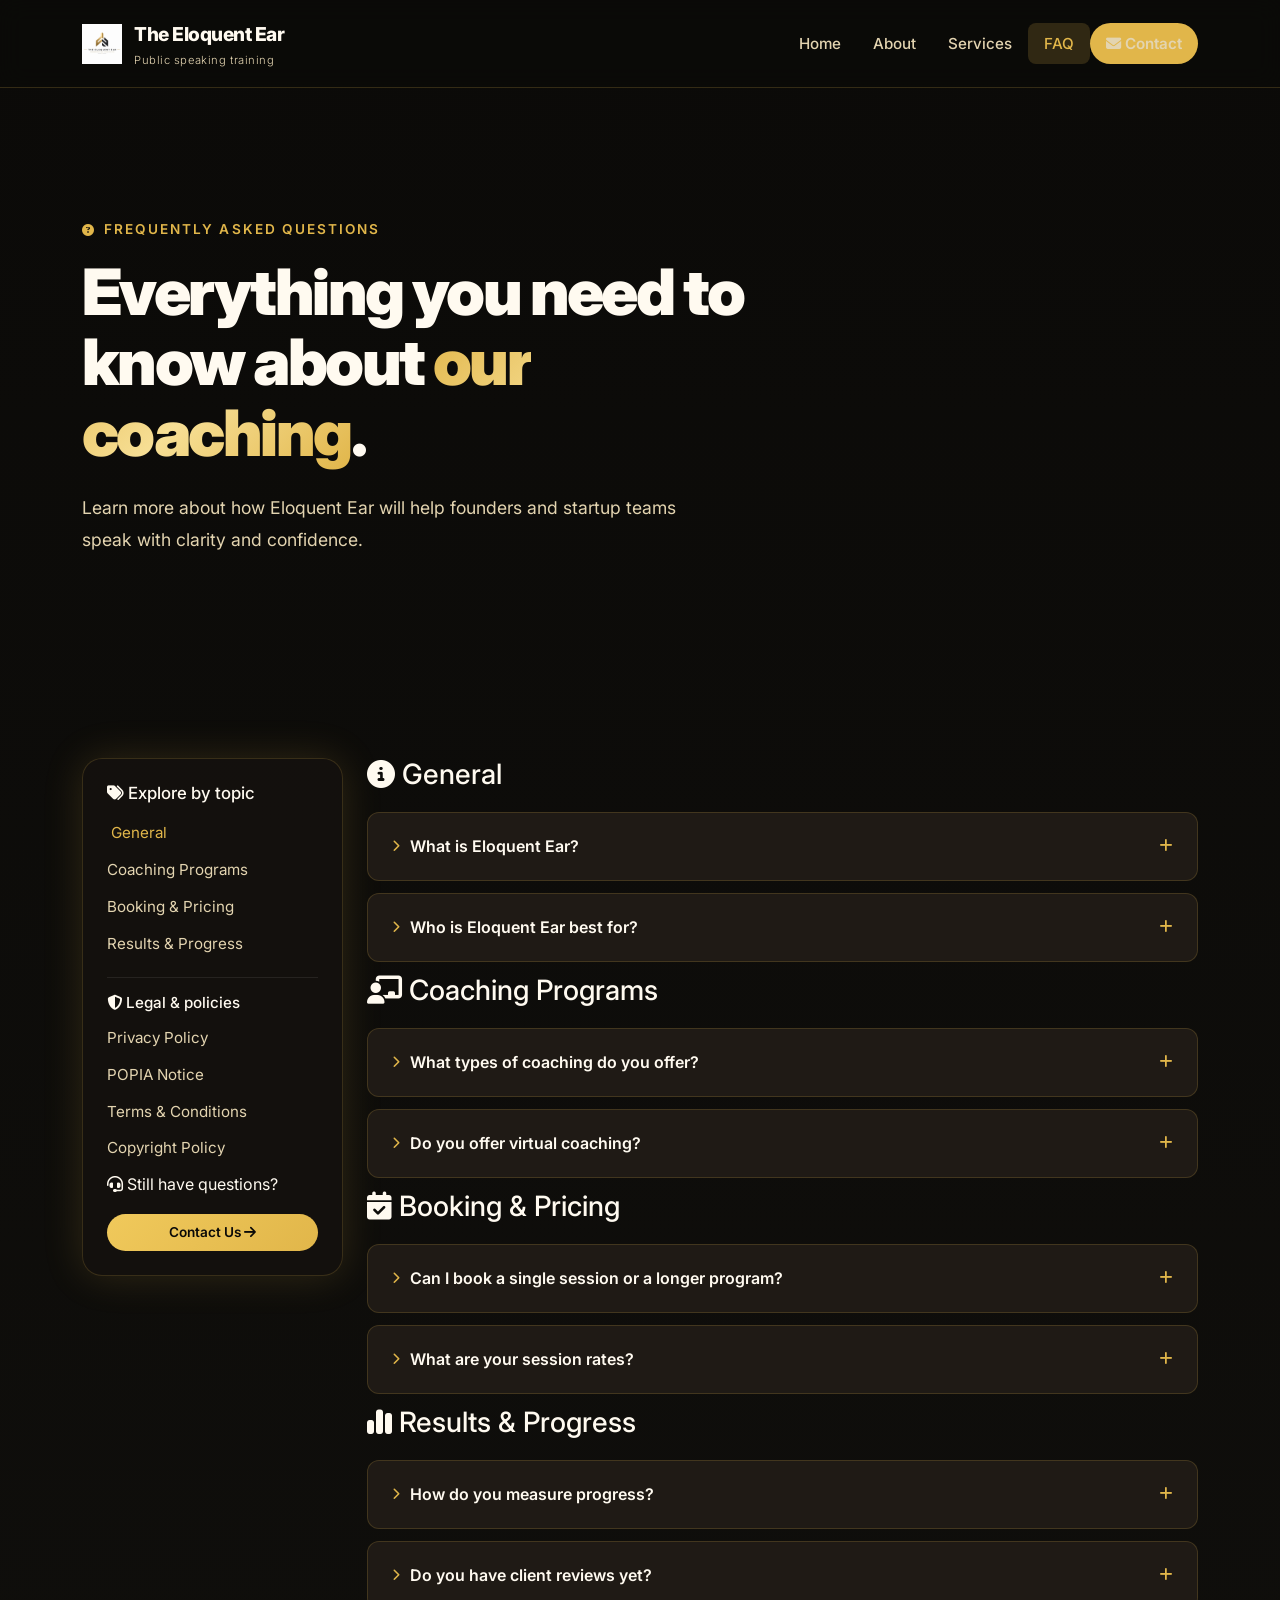
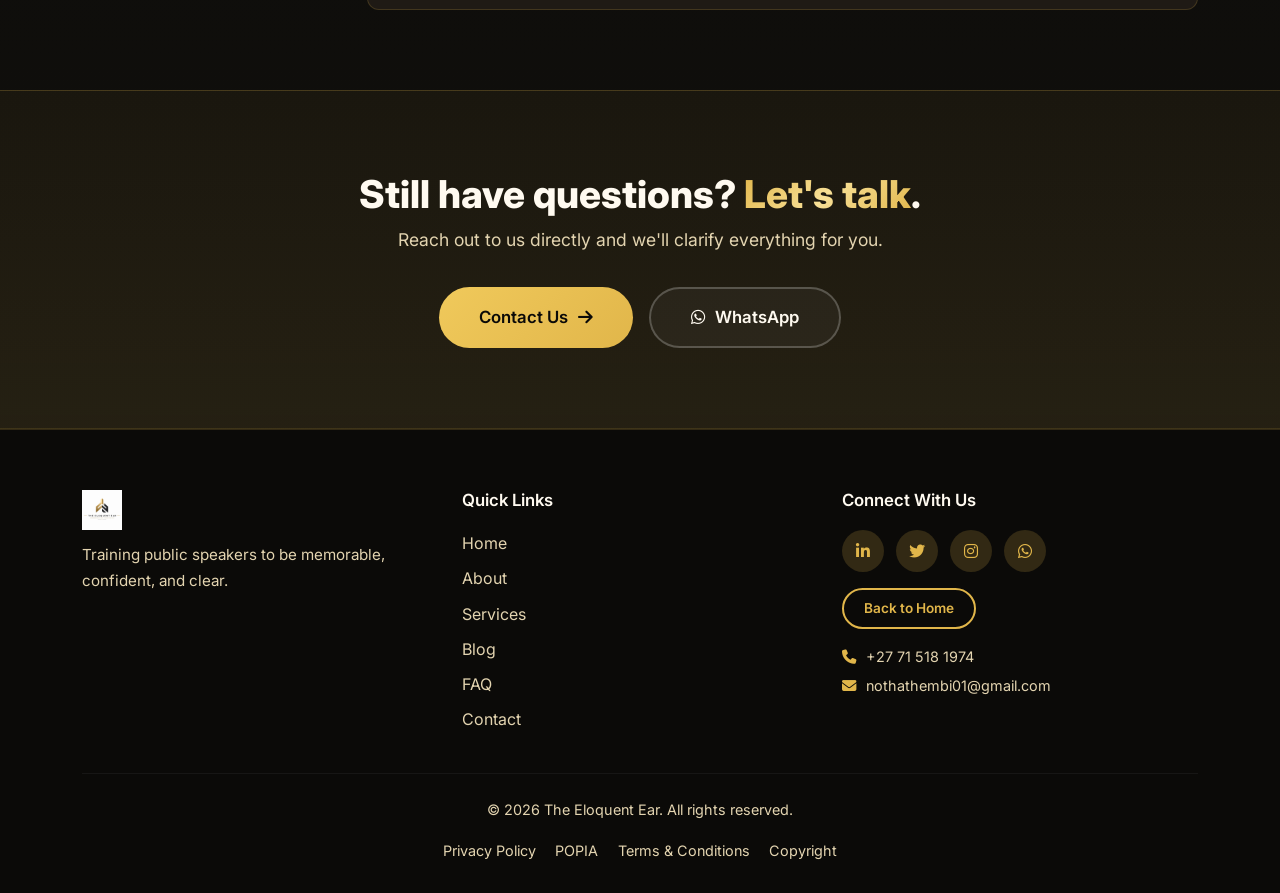
<file: faq.html>
<!DOCTYPE html>
<html lang="en">
<head>
  <meta charset="UTF-8" />
  <meta name="viewport" content="width=device-width, initial-scale=1.0" />
  <title>FAQ | The Eloquent Ear</title>
  
  <!-- Bootstrap 5 -->
  <link href="https://cdn.jsdelivr.net/npm/bootstrap@5.3.0/dist/css/bootstrap.min.css" rel="stylesheet" />
  <!-- Font Awesome 6 -->
  <link rel="stylesheet" href="https://cdnjs.cloudflare.com/ajax/libs/font-awesome/6.4.0/css/all.min.css" />
  <!-- Google Fonts -->
  <link href="https://fonts.googleapis.com/css2?family=Inter:wght@300;400;600;700;800;900&display=swap" rel="stylesheet" />
  <!-- Custom CSS -->
  <link rel="stylesheet" href="styles.css" />
  <link rel="icon" type="image/png" href="logo.png" />
  <meta name="description" content="FAQ — answers about Eloquent Ear's coaching, booking, pricing and program formats for entrepreneurs and teams." />
  <meta property="og:title" content="FAQ | Eloquent Ear" />
  <meta property="og:description" content="Frequently asked questions about Eloquent Ear's coaching and workshops." />
  <meta property="og:image" content="logo.png" />
  <link rel="canonical" href="https://yourdomain.com/eloquent-ear/faq.html" />
</head>
<body>
  <!-- Loading Screen -->
  <div id="loader" class="loader-wrapper">
    <div class="loader"><span></span><span></span><span></span><span></span></div>
    <p class="loader-text">Loading...</p>
  </div>

  <!-- Entry Quiz Overlay -->
  <div id="entryQuizOverlay" class="entry-quiz-overlay">
    <div class="entry-quiz-card">
      <p class="eyebrow">Welcome to Eloquent Ear</p>
      <h2 class="gradient-text">Find the support you need.</h2>
      <p>Select the options that best describe your goals so we can guide you to the right page.</p>
      <p class="quiz-instructions"><i class="fas fa-hand-pointer"></i> Tap an option to continue</p>
      <div class="quiz-summary">
        <span id="quizStep">1</span> / 3
      </div>
      <div id="quizQuestion" class="quiz-question">What is your primary goal?</div>
      <div id="quizOptions" class="quiz-options"></div>
    </div>
  </div>

  <!-- Navigation -->
  <nav class="navbar navbar-expand-lg navbar-dark sticky-top">
    <div class="container">
      <a class="navbar-brand" href="./index.html">
        <img src="logo.png" alt="The Eloquent Ear" class="brand-logo" />
        <div>
          <span class="brand-name">The Eloquent Ear</span>
          <small class="brand-tagline">Public speaking training</small>
        </div>
      </a>
      <button class="navbar-toggler" type="button" data-bs-toggle="collapse" data-bs-target="#navbarNav">
        <span class="navbar-toggler-icon"></span>
      </button>
      <div class="collapse navbar-collapse" id="navbarNav">
        <ul class="navbar-nav ms-auto">
          <li class="nav-item"><a class="nav-link" href="./index.html">Home</a></li>
          <li class="nav-item"><a class="nav-link" href="./about.html">About</a></li>
          <li class="nav-item"><a class="nav-link" href="./services.html">Services</a></li>
          <li class="nav-item"><a class="nav-link active" href="./faq.html">FAQ</a></li>
          <li class="nav-item">
            <a class="nav-link btn-nav-cta" href="./contact.html">
              <i class="fas fa-envelope"></i> Contact
            </a>
          </li>
        </ul>
      </div>
    </div>
  </nav>

  <!-- Hero -->
  <section class="hero-section faq-hero">
    <div class="container">
      <div class="row align-items-center min-vh-50">
        <div class="col-lg-8" data-aos="fade-up">
          <p class="eyebrow"><i class="fas fa-question-circle"></i> Frequently asked questions</p>
          <h1 class="hero-title">
            Everything you need to know about <span class="gradient-text">our coaching</span>.
          </h1>
          <p class="hero-text">Learn more about how Eloquent Ear will help founders and startup teams speak with clarity and confidence.</p>
        </div>
      </div>
    </div>
  </section>

  <!-- FAQ Content -->
  <section class="section faq-main-section">
    <div class="container">
      <div class="row g-4">
        <!-- Sidebar Categories (Optional but nice) -->
        <div class="col-lg-3" data-aos="fade-right">
          <div class="faq-sidebar">
            <h4><i class="fas fa-tags"></i> Explore by topic</h4>
            <ul class="faq-category-list">
              <li><a href="#general" class="active">General</a></li>
              <li><a href="#coaching">Coaching Programs</a></li>
              <li><a href="#booking">Booking & Pricing</a></li>
              <li><a href="#results">Results & Progress</a></li>
            </ul>

            <div class="faq-sidebar-block">
              <h5><i class="fas fa-shield-alt"></i> Legal & policies</h5>
              <ul class="faq-legal-links">
                <li><a href="legal.html#privacy-policy">Privacy Policy</a></li>
                <li><a href="legal.html#popia-notice">POPIA Notice</a></li>
                <li><a href="legal.html#terms-conditions">Terms & Conditions</a></li>
                <li><a href="legal.html#copyright-policy">Copyright Policy</a></li>
              </ul>
            </div>

            <div class="faq-cta-box">
              <p><i class="fas fa-headset"></i> Still have questions?</p>
              <a href="contact.html" class="btn btn-primary btn-sm w-100">Contact Us <i class="fas fa-arrow-right"></i></a>
            </div>
          </div>
        </div>

        <!-- FAQ Items -->
        <div class="col-lg-9" data-aos="fade-left">
          <div class="faq-list">

            <!-- Category: General -->
            <h3 id="general" class="faq-category-title"><i class="fas fa-info-circle"></i> General</h3>
            
            <div class="faq-item">
              <button type="button" class="faq-question">
                <span><i class="fas fa-chevron-right"></i> What is Eloquent Ear?</span>
                <i class="fas fa-plus"></i>
              </button>
              <div class="faq-content"><p>Eloquent Ear is a public speaking and communication training service designed specifically for entrepreneurs, founders, and startup teams. We help you craft your message, build your confidence, and deliver with impact.</p></div>
            </div>

            <div class="faq-item">
              <button type="button" class="faq-question">
                <span><i class="fas fa-chevron-right"></i> Who is Eloquent Ear best for?</span>
                <i class="fas fa-plus"></i>
              </button>
              <div class="faq-content"><p>Anyone who wants to improve their delivery, overcome stage fright, or communicate more clearly. We work with professionals, entrepreneurs, students, and teams.</p></div>
            </div>

            <!-- Category: Coaching -->
            <h3 id="coaching" class="faq-category-title"><i class="fas fa-chalkboard-teacher"></i> Coaching Programs</h3>

            <div class="faq-item">
              <button type="button" class="faq-question">
                <span><i class="fas fa-chevron-right"></i> What types of coaching do you offer?</span>
                <i class="fas fa-plus"></i>
              </button>
              <div class="faq-content"><p>We offer one-on-one coaching, executive communication training, presentation rehearsal, and group workshops tailored to your goals and audience.</p></div>
            </div>

            <div class="faq-item">
              <button type="button" class="faq-question">
                <span><i class="fas fa-chevron-right"></i> Do you offer virtual coaching?</span>
                <i class="fas fa-plus"></i>
              </button>
              <div class="faq-content"><p>Yes! We offer remote sessions via Zoom, Microsoft Teams, or Google Meet to accommodate busy schedules and remote teams.</p></div>
            </div>

            <!-- Category: Booking -->
            <h3 id="booking" class="faq-category-title"><i class="fas fa-calendar-check"></i> Booking & Pricing</h3>

            <div class="faq-item">
              <button type="button" class="faq-question">
                <span><i class="fas fa-chevron-right"></i> Can I book a single session or a longer program?</span>
                <i class="fas fa-plus"></i>
              </button>
              <div class="faq-content"><p>You can book a single consultation, a focused rehearsal session, or a multi-session program depending on your timeline and objectives.</p></div>
            </div>

            <div class="faq-item">
              <button type="button" class="faq-question">
                <span><i class="fas fa-chevron-right"></i> What are your session rates?</span>
                <i class="fas fa-plus"></i>
              </button>
              <div class="faq-content"><p>Rates vary depending on the program length and format. Please visit our <a href="services.html">Services</a> page for package details or contact us for a custom quote.</p></div>
            </div>

            <!-- Category: Results -->
            <h3 id="results" class="faq-category-title"><i class="fas fa-chart-simple"></i> Results & Progress</h3>

            <div class="faq-item">
              <button type="button" class="faq-question">
                <span><i class="fas fa-chevron-right"></i> How do you measure progress?</span>
                <i class="fas fa-plus"></i>
              </button>
              <div class="faq-content"><p>Progress is measured through improved confidence, clearer organization, stronger delivery habits, and stronger audience engagement in repeated practice.</p></div>
            </div>

            <div class="faq-item">
              <button type="button" class="faq-question">
                <span><i class="fas fa-chevron-right"></i> Do you have client reviews yet?</span>
                <i class="fas fa-plus"></i>
              </button>
              <div class="faq-content"><p>We are still in the idea stage and will add genuine client testimonials once we begin delivering services and collecting feedback.</p></div>
            </div>

          </div>
        </div>
      </div>
    </div>
  </section>

  <!-- CTA Section -->
  <section class="cta-section">
    <div class="container text-center" data-aos="fade-up">
      <h2>Still have questions? <span class="gradient-text">Let's talk</span>.</h2>
      <p class="cta-text">Reach out to us directly and we'll clarify everything for you.</p>
      <div class="hero-actions justify-content-center">
        <a href="contact.html" class="btn btn-primary btn-lg">Contact Us <i class="fas fa-arrow-right"></i></a>
        <a href="https://api.whatsapp.com/send?phone=27715181974" class="btn btn-outline-light btn-lg" target="_blank"><i class="fab fa-whatsapp"></i> WhatsApp</a>
      </div>
    </div>
  </section>

  <!-- Footer -->
  <footer class="site-footer">
    <div class="container">
      <div class="row">
        <div class="col-md-4">
          <img src="logo.png" alt="The Eloquent Ear" class="footer-logo" />
          <p class="footer-about">Training public speakers to be memorable, confident, and clear.</p>
        </div>
        <div class="col-md-4">
          <h4>Quick Links</h4>
          <ul class="footer-links">
            <li><a href="./index.html">Home</a></li>
            <li><a href="./about.html">About</a></li>
            <li><a href="./services.html">Services</a></li>
            <li><a href="./blog.html">Blog</a></li>
            <li><a href="./faq.html">FAQ</a></li>
            <li><a href="./contact.html">Contact</a></li>
          </ul>
        </div>
        <div class="col-md-4">
          <h4>Connect With Us</h4>
          <div class="social-links">
            <a href="https://www.linkedin.com/" class="social-link" target="_blank" rel="noopener noreferrer" aria-label="Visit LinkedIn"><i class="fab fa-linkedin-in"></i></a>
            <a href="https://x.com/" class="social-link" target="_blank" rel="noopener noreferrer" aria-label="Visit X"><i class="fab fa-twitter"></i></a>
            <a href="https://www.instagram.com/" class="social-link" target="_blank" rel="noopener noreferrer" aria-label="Visit Instagram"><i class="fab fa-instagram"></i></a>
            <a href="https://api.whatsapp.com/send?phone=27715181974" class="social-link" target="_blank" rel="noopener noreferrer" aria-label="Contact on WhatsApp"><i class="fab fa-whatsapp"></i></a>
          </div>
          <p class="mt-3"><a href="./index.html" class="btn btn-outline-gold btn-sm">Back to Home</a></p>
          <p class="footer-contact"><i class="fas fa-phone"></i> +27 71 518 1974</p>
          <p class="footer-contact"><i class="fas fa-envelope"></i> nothathembi01@gmail.com</p>
        </div>
      </div>
      <div class="footer-bottom">
        <p>&copy; 2026 The Eloquent Ear. All rights reserved.</p>
        <div class="footer-legal-links">
          <a href="legal.html#privacy-policy">Privacy Policy</a>
          <a href="legal.html#popia-notice">POPIA</a>
          <a href="legal.html#terms-conditions">Terms & Conditions</a>
          <a href="legal.html#copyright-policy">Copyright</a>
        </div>
      </div>
    </div>
  </footer>

  <script src="https://cdn.jsdelivr.net/npm/bootstrap@5.3.0/dist/js/bootstrap.bundle.min.js"></script>
  <script src="script.js"></script>
</body>
</html>
</file>
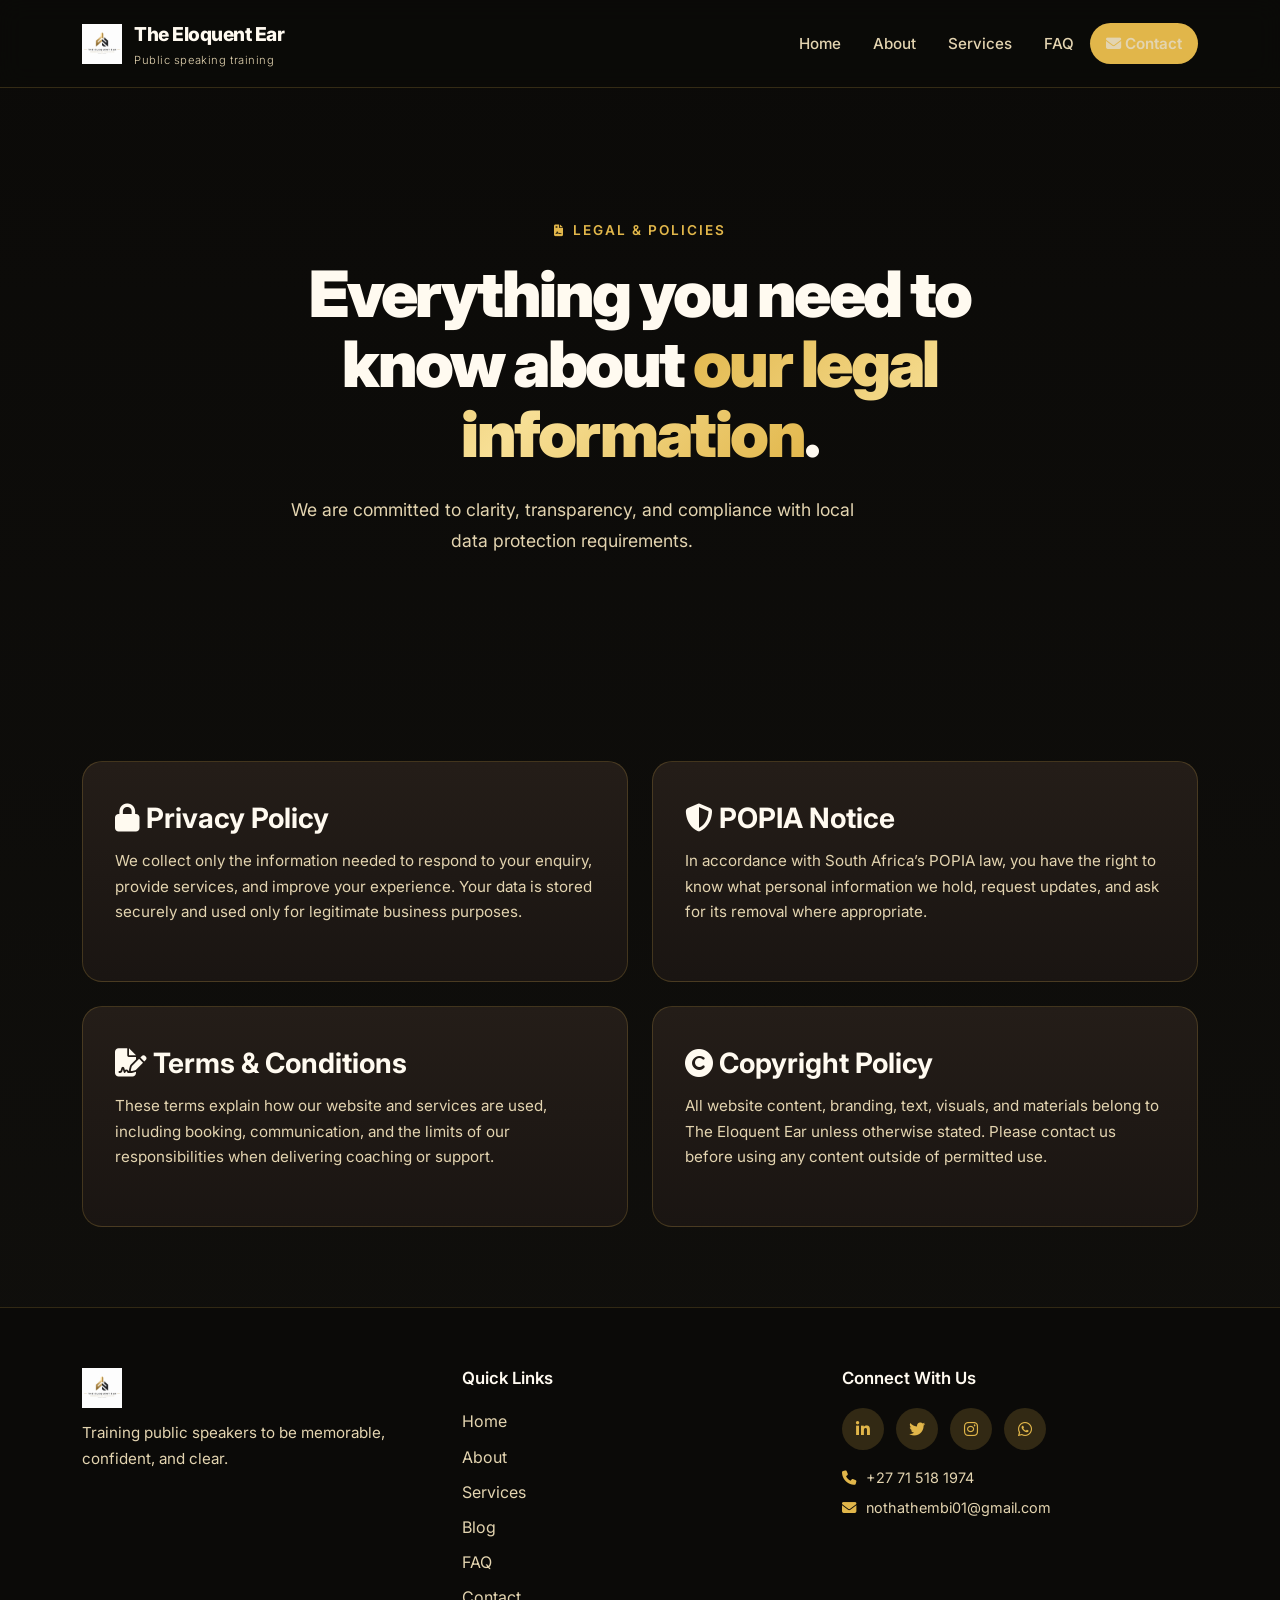
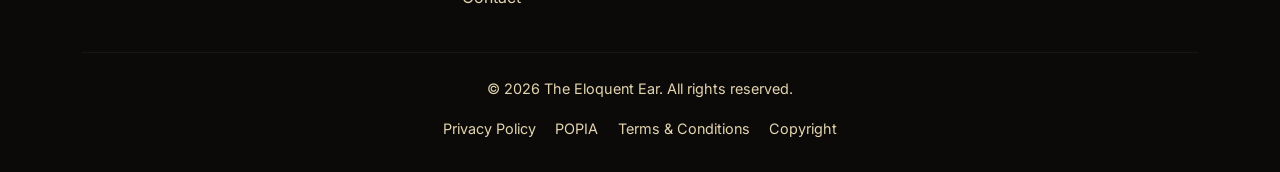
<file: legal.html>
<!DOCTYPE html>
<html lang="en">
<head>
  <meta charset="UTF-8" />
  <meta name="viewport" content="width=device-width, initial-scale=1.0" />
  <title>Legal & Policies | The Eloquent Ear</title>
  <link href="https://cdn.jsdelivr.net/npm/bootstrap@5.3.0/dist/css/bootstrap.min.css" rel="stylesheet" />
  <link rel="stylesheet" href="https://cdnjs.cloudflare.com/ajax/libs/font-awesome/6.4.0/css/all.min.css" />
  <link href="https://fonts.googleapis.com/css2?family=Inter:wght@300;400;600;700;800;900&display=swap" rel="stylesheet" />
  <link rel="stylesheet" href="styles.css" />
  <link rel="icon" type="image/png" href="logo.png" />
  <meta name="description" content="Read The Eloquent Ear's privacy, POPIA, terms, and copyright policy information." />
</head>
<body>
  <nav class="navbar navbar-expand-lg navbar-dark sticky-top">
    <div class="container">
      <a class="navbar-brand" href="./index.html">
        <img src="logo.png" alt="The Eloquent Ear" class="brand-logo" />
        <div>
          <span class="brand-name">The Eloquent Ear</span>
          <small class="brand-tagline">Public speaking training</small>
        </div>
      </a>
      <button class="navbar-toggler" type="button" data-bs-toggle="collapse" data-bs-target="#navbarNav">
        <span class="navbar-toggler-icon"></span>
      </button>
      <div class="collapse navbar-collapse" id="navbarNav">
        <ul class="navbar-nav ms-auto">
          <li class="nav-item"><a class="nav-link" href="./index.html">Home</a></li>
          <li class="nav-item"><a class="nav-link" href="./about.html">About</a></li>
          <li class="nav-item"><a class="nav-link" href="./services.html">Services</a></li>
          <li class="nav-item"><a class="nav-link" href="./faq.html">FAQ</a></li>
          <li class="nav-item">
            <a class="nav-link btn-nav-cta" href="./contact.html">
              <i class="fas fa-envelope"></i> Contact
            </a>
          </li>
        </ul>
      </div>
    </div>
  </nav>

  <section class="hero-section">
    <div class="container py-5">
      <div class="row justify-content-center">
        <div class="col-lg-8 text-center" data-aos="fade-up">
          <p class="eyebrow"><i class="fas fa-file-contract"></i> Legal & policies</p>
          <h1 class="hero-title">Everything you need to know about <span class="gradient-text">our legal information</span>.</h1>
          <p class="hero-text">We are committed to clarity, transparency, and compliance with local data protection requirements.</p>
        </div>
      </div>
    </div>
  </section>

  <section class="section">
    <div class="container">
      <div class="row g-4">
        <div class="col-lg-6" id="privacy-policy" data-aos="fade-up">
          <div class="service-card">
            <h3><i class="fas fa-lock"></i> Privacy Policy</h3>
            <p>We collect only the information needed to respond to your enquiry, provide services, and improve your experience. Your data is stored securely and used only for legitimate business purposes.</p>
          </div>
        </div>

        <div class="col-lg-6" id="popia-notice" data-aos="fade-up" data-aos-delay="100">
          <div class="service-card">
            <h3><i class="fas fa-shield-alt"></i> POPIA Notice</h3>
            <p>In accordance with South Africa’s POPIA law, you have the right to know what personal information we hold, request updates, and ask for its removal where appropriate.</p>
          </div>
        </div>

        <div class="col-lg-6" id="terms-conditions" data-aos="fade-up" data-aos-delay="200">
          <div class="service-card">
            <h3><i class="fas fa-file-signature"></i> Terms & Conditions</h3>
            <p>These terms explain how our website and services are used, including booking, communication, and the limits of our responsibilities when delivering coaching or support.</p>
          </div>
        </div>

        <div class="col-lg-6" id="copyright-policy" data-aos="fade-up" data-aos-delay="300">
          <div class="service-card">
            <h3><i class="fas fa-copyright"></i> Copyright Policy</h3>
            <p>All website content, branding, text, visuals, and materials belong to The Eloquent Ear unless otherwise stated. Please contact us before using any content outside of permitted use.</p>
          </div>
        </div>
      </div>
    </div>
  </section>

  <footer class="site-footer">
    <div class="container">
      <div class="row">
        <div class="col-md-4">
          <img src="logo.png" alt="The Eloquent Ear" class="footer-logo" />
          <p class="footer-about">Training public speakers to be memorable, confident, and clear.</p>
        </div>
        <div class="col-md-4">
          <h4>Quick Links</h4>
          <ul class="footer-links">
            <li><a href="./index.html">Home</a></li>
            <li><a href="./about.html">About</a></li>
            <li><a href="./services.html">Services</a></li>
            <li><a href="./blog.html">Blog</a></li>
            <li><a href="./faq.html">FAQ</a></li>
            <li><a href="./contact.html">Contact</a></li>
          </ul>
        </div>
        <div class="col-md-4">
          <h4>Connect With Us</h4>
          <div class="social-links">
            <a href="https://www.linkedin.com/" class="social-link" target="_blank" rel="noopener noreferrer" aria-label="Visit LinkedIn"><i class="fab fa-linkedin-in"></i></a>
            <a href="https://x.com/" class="social-link" target="_blank" rel="noopener noreferrer" aria-label="Visit X"><i class="fab fa-twitter"></i></a>
            <a href="https://www.instagram.com/" class="social-link" target="_blank" rel="noopener noreferrer" aria-label="Visit Instagram"><i class="fab fa-instagram"></i></a>
            <a href="https://api.whatsapp.com/send?phone=27715181974" class="social-link" target="_blank" rel="noopener noreferrer" aria-label="Contact on WhatsApp"><i class="fab fa-whatsapp"></i></a>
          </div>
          <p class="footer-contact"><i class="fas fa-phone"></i> +27 71 518 1974</p>
          <p class="footer-contact"><i class="fas fa-envelope"></i> nothathembi01@gmail.com</p>
        </div>
      </div>
      <div class="footer-bottom">
        <p>&copy; 2026 The Eloquent Ear. All rights reserved.</p>
        <div class="footer-legal-links">
          <a href="legal.html#privacy-policy">Privacy Policy</a>
          <a href="legal.html#popia-notice">POPIA</a>
          <a href="legal.html#terms-conditions">Terms & Conditions</a>
          <a href="legal.html#copyright-policy">Copyright</a>
        </div>
      </div>
    </div>
  </footer>

  <script src="https://cdn.jsdelivr.net/npm/bootstrap@5.3.0/dist/js/bootstrap.bundle.min.js"></script>
  <script src="script.js"></script>
</body>
</html>
</file>
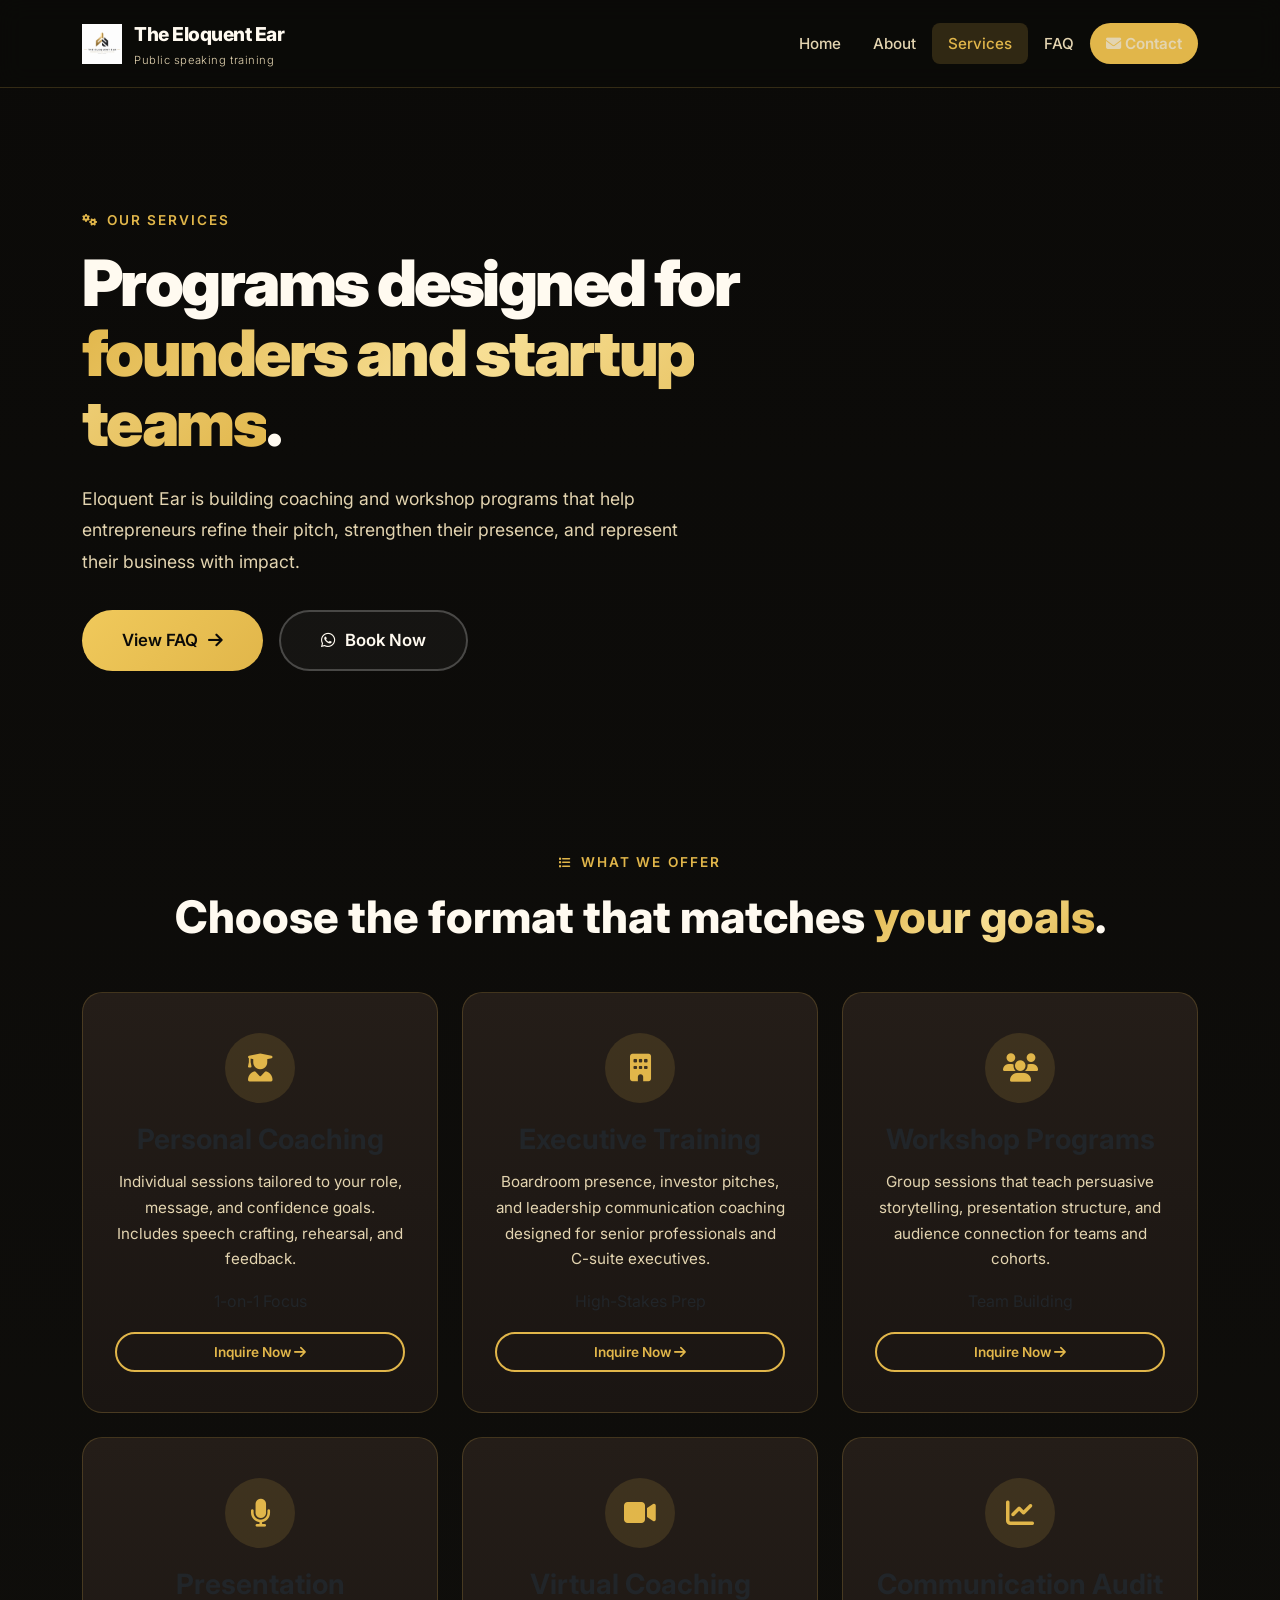
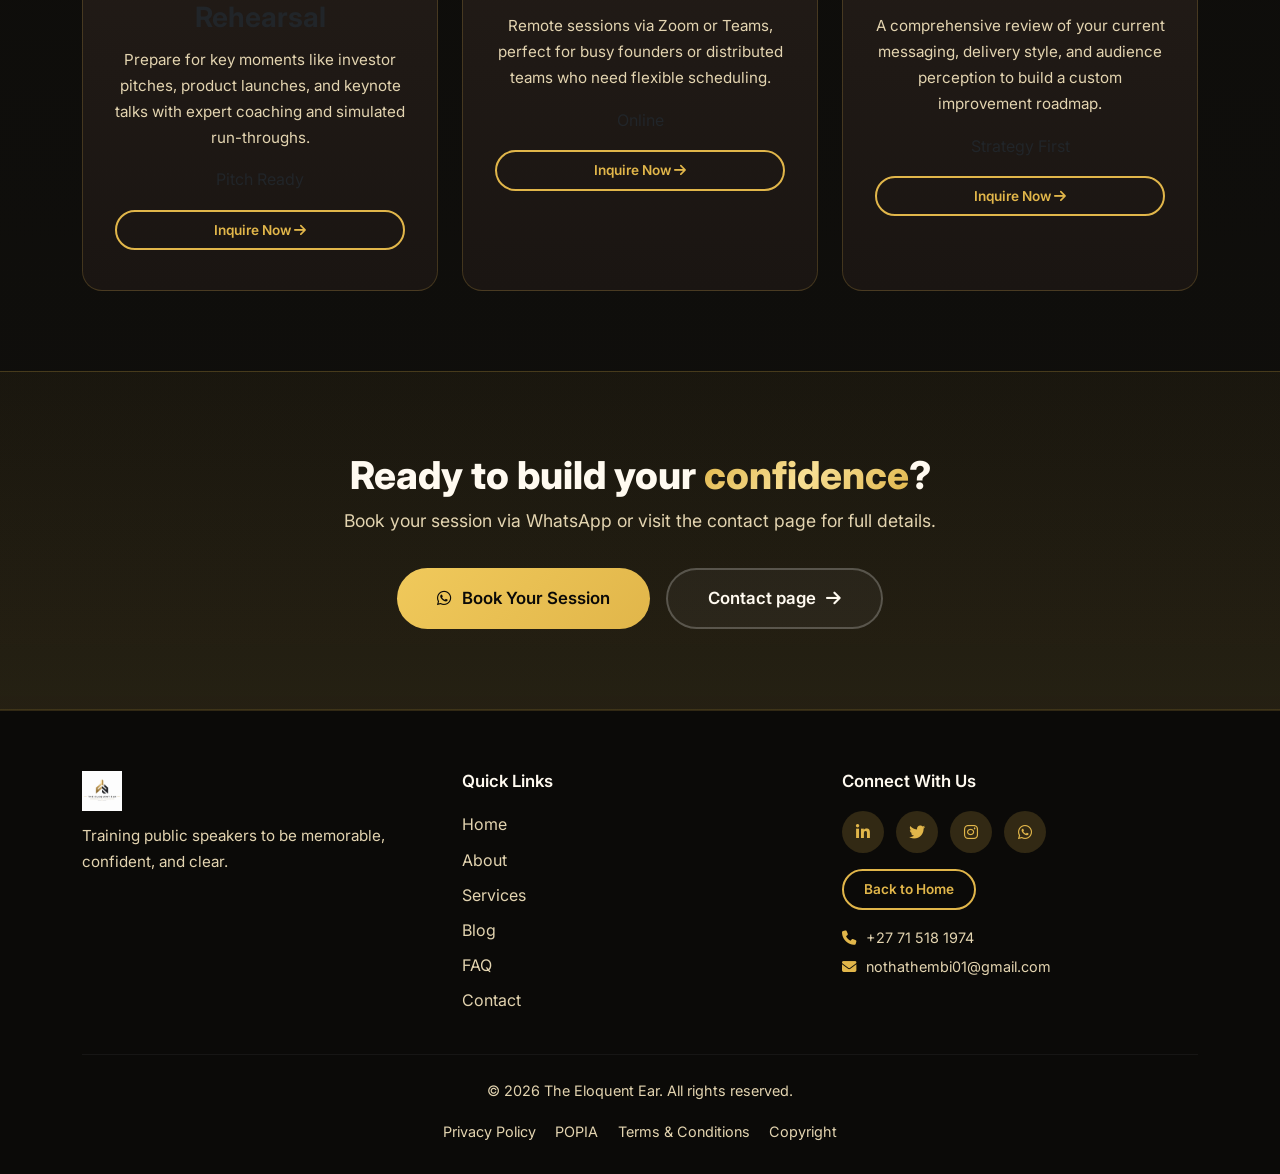
<file: services.html>
<!DOCTYPE html>
<html lang="en">
<head>
  <meta charset="UTF-8" />
  <meta name="viewport" content="width=device-width, initial-scale=1.0" />
  <title>Services | The Eloquent Ear</title>
  
  <!-- Bootstrap 5 -->
  <link href="https://cdn.jsdelivr.net/npm/bootstrap@5.3.0/dist/css/bootstrap.min.css" rel="stylesheet" />
  <!-- Font Awesome 6 -->
  <link rel="stylesheet" href="https://cdnjs.cloudflare.com/ajax/libs/font-awesome/6.4.0/css/all.min.css" />
  <!-- Google Fonts -->
  <link href="https://fonts.googleapis.com/css2?family=Inter:wght@300;400;600;700;800;900&display=swap" rel="stylesheet" />
  <!-- Custom CSS -->
  <link rel="stylesheet" href="styles.css" />
  <link rel="icon" type="image/png" href="logo.png" />
  <meta name="description" content="Eloquent Ear services — personal coaching, workshops, presentation rehearsal, and virtual coaching for founders and teams." />
  <meta property="og:title" content="Services | Eloquent Ear" />
  <meta property="og:description" content="Explore coaching programs and workshops to strengthen your pitch and presentation skills." />
  <meta property="og:image" content="logo.png" />
  <link rel="canonical" href="https://yourdomain.com/eloquent-ear/services.html" />
</head>
<body>
  <!-- Loading Screen -->
  <div id="loader" class="loader-wrapper">
    <div class="loader"><span></span><span></span><span></span><span></span></div>
    <p class="loader-text">Loading...</p>
  </div>

  <!-- Entry Quiz Overlay (same as index) -->
  <div id="entryQuizOverlay" class="entry-quiz-overlay">
    <div class="entry-quiz-card">
      <p class="eyebrow">Welcome to Eloquent Ear</p>
      <h2 class="gradient-text">Find the support you need.</h2>
      <p>Select the options that best describe your goals so we can guide you to the right page.</p>
      <p class="quiz-instructions"><i class="fas fa-hand-pointer"></i> Tap an option to continue</p>
      <div class="quiz-summary"><span id="quizStep">1</span> / 3</div>
      <div id="quizQuestion" class="quiz-question">What is your primary goal?</div>
      <div id="quizOptions" class="quiz-options"></div>
    </div>
  </div>

  <!-- Navigation -->
  <nav class="navbar navbar-expand-lg navbar-dark sticky-top">
    <div class="container">
      <a class="navbar-brand" href="index.html">
        <img src="logo.png" alt="The Eloquent Ear" class="brand-logo" />
        <div>
          <span class="brand-name">The Eloquent Ear</span>
          <small class="brand-tagline">Public speaking training</small>
        </div>
      </a>
      <button class="navbar-toggler" type="button" data-bs-toggle="collapse" data-bs-target="#navbarNav">
        <span class="navbar-toggler-icon"></span>
      </button>
      <div class="collapse navbar-collapse" id="navbarNav">
        <ul class="navbar-nav ms-auto">
          <li class="nav-item"><a class="nav-link" href="index.html">Home</a></li>
          <li class="nav-item"><a class="nav-link" href="about.html">About</a></li>
          <li class="nav-item"><a class="nav-link active" href="services.html">Services</a></li>
          <li class="nav-item"><a class="nav-link" href="faq.html">FAQ</a></li>
          <li class="nav-item"><a class="nav-link btn-nav-cta" href="contact.html"><i class="fas fa-envelope"></i> Contact</a></li>
        </ul>
      </div>
    </div>
  </nav>

  <!-- Hero Section -->
  <section class="hero-section services-hero">
    <div class="container">
      <div class="row align-items-center min-vh-60">
        <div class="col-lg-8" data-aos="fade-up">
          <p class="eyebrow"><i class="fas fa-cogs"></i> Our services</p>
          <h1 class="hero-title">
            Programs designed for <span class="gradient-text">founders and startup teams</span>.
          </h1>
          <p class="hero-text">
            Eloquent Ear is building coaching and workshop programs that help entrepreneurs refine their pitch, 
            strengthen their presence, and represent their business with impact.
          </p>
          <div class="hero-actions">
            <a href="faq.html" class="btn btn-primary btn-lg">View FAQ <i class="fas fa-arrow-right"></i></a>
            <a href="https://api.whatsapp.com/send?phone=27715181974" class="btn btn-outline-light btn-lg" target="_blank" rel="noopener">
              <i class="fab fa-whatsapp"></i> Book Now
            </a>
          </div>
        </div>
      </div>
    </div>
  </section>

  <!-- Services Grid -->
  <section class="section services-grid-section">
    <div class="container">
      <div class="text-center section-heading" data-aos="fade-up">
        <p class="eyebrow"><i class="fas fa-list"></i> What we offer</p>
        <h2>Choose the format that matches <span class="gradient-text">your goals</span>.</h2>
      </div>
      <div class="row g-4">
        <!-- Service 1 -->
        <div class="col-lg-4 col-md-6" data-aos="fade-up" data-aos-delay="100">
          <div class="card service-card h-100 text-center">
            <div class="card-icon"><i class="fas fa-user-graduate"></i></div>
            <h3>Personal Coaching</h3>
            <p>Individual sessions tailored to your role, message, and confidence goals. Includes speech crafting, rehearsal, and feedback.</p>
            <div class="service-tag">1-on-1 Focus</div>
            <a href="https://api.whatsapp.com/send?phone=27715181974" class="btn btn-outline-gold btn-sm mt-3" target="_blank">Inquire Now <i class="fas fa-arrow-right"></i></a>
          </div>
        </div>
        <!-- Service 2 -->
        <div class="col-lg-4 col-md-6" data-aos="fade-up" data-aos-delay="200">
          <div class="card service-card h-100 text-center">
            <div class="card-icon"><i class="fas fa-building"></i></div>
            <h3>Executive Training</h3>
            <p>Boardroom presence, investor pitches, and leadership communication coaching designed for senior professionals and C-suite executives.</p>
            <div class="service-tag">High-Stakes Prep</div>
            <a href="https://api.whatsapp.com/send?phone=27715181974" class="btn btn-outline-gold btn-sm mt-3" target="_blank">Inquire Now <i class="fas fa-arrow-right"></i></a>
          </div>
        </div>
        <!-- Service 3 -->
        <div class="col-lg-4 col-md-6" data-aos="fade-up" data-aos-delay="300">
          <div class="card service-card h-100 text-center">
            <div class="card-icon"><i class="fas fa-users"></i></div>
            <h3>Workshop Programs</h3>
            <p>Group sessions that teach persuasive storytelling, presentation structure, and audience connection for teams and cohorts.</p>
            <div class="service-tag">Team Building</div>
            <a href="https://api.whatsapp.com/send?phone=27715181974" class="btn btn-outline-gold btn-sm mt-3" target="_blank">Inquire Now <i class="fas fa-arrow-right"></i></a>
          </div>
        </div>
        <!-- Service 4 -->
        <div class="col-lg-4 col-md-6" data-aos="fade-up" data-aos-delay="400">
          <div class="card service-card h-100 text-center">
            <div class="card-icon"><i class="fas fa-microphone"></i></div>
            <h3>Presentation Rehearsal</h3>
            <p>Prepare for key moments like investor pitches, product launches, and keynote talks with expert coaching and simulated run-throughs.</p>
            <div class="service-tag">Pitch Ready</div>
            <a href="https://api.whatsapp.com/send?phone=27715181974" class="btn btn-outline-gold btn-sm mt-3" target="_blank">Inquire Now <i class="fas fa-arrow-right"></i></a>
          </div>
        </div>
        <!-- Service 5 -->
        <div class="col-lg-4 col-md-6" data-aos="fade-up" data-aos-delay="500">
          <div class="card service-card h-100 text-center">
            <div class="card-icon"><i class="fas fa-video"></i></div>
            <h3>Virtual Coaching</h3>
            <p>Remote sessions via Zoom or Teams, perfect for busy founders or distributed teams who need flexible scheduling.</p>
            <div class="service-tag">Online</div>
            <a href="https://api.whatsapp.com/send?phone=27715181974" class="btn btn-outline-gold btn-sm mt-3" target="_blank">Inquire Now <i class="fas fa-arrow-right"></i></a>
          </div>
        </div>
        <!-- Service 6 -->
        <div class="col-lg-4 col-md-6" data-aos="fade-up" data-aos-delay="600">
          <div class="card service-card h-100 text-center">
            <div class="card-icon"><i class="fas fa-chart-line"></i></div>
            <h3>Communication Audit</h3>
            <p>A comprehensive review of your current messaging, delivery style, and audience perception to build a custom improvement roadmap.</p>
            <div class="service-tag">Strategy First</div>
            <a href="https://api.whatsapp.com/send?phone=27715181974" class="btn btn-outline-gold btn-sm mt-3" target="_blank">Inquire Now <i class="fas fa-arrow-right"></i></a>
          </div>
        </div>
      </div>
    </div>
  </section>

  <!-- CTA Section -->
  <section class="cta-section">
    <div class="container text-center" data-aos="fade-up">
      <h2>Ready to build your <span class="gradient-text">confidence</span>?</h2>
      <p class="cta-text">Book your session via WhatsApp or visit the contact page for full details.</p>
      <div class="hero-actions justify-content-center">
        <a href="https://api.whatsapp.com/send?phone=27715181974" class="btn btn-primary btn-lg" target="_blank"><i class="fab fa-whatsapp"></i> Book Your Session</a>
        <a href="contact.html" class="btn btn-outline-light btn-lg">Contact page <i class="fas fa-arrow-right"></i></a>
      </div>
    </div>
  </section>

  <!-- Footer -->
  <footer class="site-footer">
    <div class="container">
      <div class="row">
        <div class="col-md-4">
          <img src="logo.png" alt="The Eloquent Ear" class="footer-logo" />
          <p class="footer-about">Training public speakers to be memorable, confident, and clear.</p>
        </div>
        <div class="col-md-4">
          <h4>Quick Links</h4>
          <ul class="footer-links">
            <li><a href="./index.html">Home</a></li>
            <li><a href="./about.html">About</a></li>
            <li><a href="./services.html">Services</a></li>
            <li><a href="./blog.html">Blog</a></li>
            <li><a href="./faq.html">FAQ</a></li>
            <li><a href="./contact.html">Contact</a></li>
          </ul>
        </div>
        <div class="col-md-4">
          <h4>Connect With Us</h4>
          <div class="social-links">
            <a href="https://www.linkedin.com/" class="social-link" target="_blank" rel="noopener noreferrer" aria-label="Visit LinkedIn"><i class="fab fa-linkedin-in"></i></a>
            <a href="https://x.com/" class="social-link" target="_blank" rel="noopener noreferrer" aria-label="Visit X"><i class="fab fa-twitter"></i></a>
            <a href="https://www.instagram.com/" class="social-link" target="_blank" rel="noopener noreferrer" aria-label="Visit Instagram"><i class="fab fa-instagram"></i></a>
            <a href="https://api.whatsapp.com/send?phone=27715181974" class="social-link" target="_blank" rel="noopener noreferrer" aria-label="Contact on WhatsApp"><i class="fab fa-whatsapp"></i></a>
          </div>
          <p class="mt-3"><a href="./index.html" class="btn btn-outline-gold btn-sm">Back to Home</a></p>
          <p class="footer-contact"><i class="fas fa-phone"></i> +27 71 518 1974</p>
          <p class="footer-contact"><i class="fas fa-envelope"></i> nothathembi01@gmail.com</p>
        </div>
      </div>
      <div class="footer-bottom">
        <p>&copy; 2026 The Eloquent Ear. All rights reserved.</p>
        <div class="footer-legal-links">
          <a href="legal.html#privacy-policy">Privacy Policy</a>
          <a href="legal.html#popia-notice">POPIA</a>
          <a href="legal.html#terms-conditions">Terms & Conditions</a>
          <a href="legal.html#copyright-policy">Copyright</a>
        </div>
      </div>
    </div>
  </footer>

  <script src="https://cdn.jsdelivr.net/npm/bootstrap@5.3.0/dist/js/bootstrap.bundle.min.js"></script>
  <script src="script.js"></script>
</body>
</html>
</file>
<file: styles.css>
/* ============================================
   ROOT VARIABLES & RESET
   ============================================ */
:root {
  --bg-dark: #0b0a08;
  --bg-surface: #16120f;
  --bg-card: #1f1a15;
  --text-light: #fffaf0;
  --text-muted: #e3d4b0;
  --gold: #e1b64a;
  --gold-rgb: 225, 182, 74;
  --gold-soft: rgba(225, 182, 74, 0.18);
  --gold-soft-strong: rgba(225, 182, 74, 0.28);
  --gradient-main: linear-gradient(135deg, #e1b64a, #f7df95, #e1b64a);
  --shadow-gold: 0 0 40px rgba(225, 182, 74, 0.16);
  --radius: 20px;
  --radius-sm: 12px;
  --transition: all 0.3s cubic-bezier(0.4, 0, 0.2, 1);
}

* {
  margin: 0;
  padding: 0;
  box-sizing: border-box;
}

html {
  scroll-behavior: smooth;
}

body {
  font-family: 'Inter', -apple-system, BlinkMacSystemFont, sans-serif;
  background: linear-gradient(180deg, #0b0a08 0%, #11100d 100%);
  color: var(--text-light);
  line-height: 1.7;
  overflow-x: hidden;
  min-height: 100vh;
}

img {
  max-width: 100%;
  display: block;
}

/* ============================================
   LOADING SCREEN
   ============================================ */
.loader-wrapper {
  position: fixed;
  top: 0;
  left: 0;
  width: 100%;
  height: 100%;
  background: var(--bg-dark);
  display: flex;
  flex-direction: column;
  align-items: center;
  justify-content: center;
  z-index: 9999;
  transition: opacity 0.6s ease, visibility 0.6s ease;
}

.loader-wrapper.hidden {
  opacity: 0;
  visibility: hidden;
  pointer-events: none;
}

.loader {
  display: flex;
  gap: 12px;
}

.loader span {
  width: 16px;
  height: 16px;
  border-radius: 50%;
  background: var(--gold);
  animation: loaderBounce 1.4s ease-in-out infinite both;
}

.loader span:nth-child(1) { animation-delay: -0.32s; }
.loader span:nth-child(2) { animation-delay: -0.16s; }
.loader span:nth-child(3) { animation-delay: 0s; }
.loader span:nth-child(4) { animation-delay: 0.16s; }

@keyframes loaderBounce {
  0%, 80%, 100% { transform: scale(0); opacity: 0.5; }
  40% { transform: scale(1); opacity: 1; }
}

.loader-text {
  margin-top: 20px;
  color: var(--text-muted);
  font-weight: 300;
  letter-spacing: 0.2em;
  text-transform: uppercase;
  font-size: 0.85rem;
}

/* ============================================
   ENTRY QUIZ OVERLAY
   ============================================ */
.entry-quiz-overlay {
  position: fixed;
  inset: 0;
  background: rgba(8, 7, 7, 0.97);
  display: none;
  align-items: center;
  justify-content: center;
  padding: 2rem;
  z-index: 1000;
  backdrop-filter: blur(10px);
}

.entry-quiz-overlay.active {
  display: flex;
}

.entry-quiz-card {
  width: min(640px, 100%);
  padding: 2.5rem;
  border-radius: 32px;
  background: var(--bg-surface);
  border: 1px solid var(--gold-soft);
  box-shadow: var(--shadow-gold);
  animation: quizSlideUp 0.4s ease;
}

@keyframes quizSlideUp {
  from { transform: translateY(30px); opacity: 0; }
  to { transform: translateY(0); opacity: 1; }
}

.entry-quiz-card h2 {
  margin-top: 0.5rem;
  font-weight: 800;
}

.entry-quiz-card p {
  color: var(--text-muted);
}

.quiz-summary {
  margin: 1.5rem 0 0.5rem;
  color: var(--gold);
  font-weight: 700;
  font-size: 0.9rem;
}

.quiz-instructions {
  color: var(--text-muted);
  margin-top: 0.5rem;
  font-size: 0.9rem;
}

.quiz-instructions i {
  color: var(--gold);
  margin-right: 6px;
}

.quiz-question {
  color: var(--text-light);
  font-size: 1.15rem;
  font-weight: 600;
  margin-bottom: 1rem;
}

.quiz-options {
  display: grid;
  gap: 0.75rem;
  margin: 1rem 0 1.5rem;
}

.quiz-answer {
  width: 100%;
  text-align: left;
  padding: 1rem 1.2rem;
  border-radius: var(--radius-sm);
  background: var(--gold-soft);
  color: var(--text-light);
  border: 1px solid rgba(225, 182, 74, 0.25);
  transition: var(--transition);
  cursor: pointer;
  font-family: inherit;
  font-size: 1rem;
}

.quiz-answer:hover {
  transform: translateX(8px);
  background: rgba(212, 175, 55, 0.25);
  border-color: var(--gold);
}

.quiz-answer.selected {
  background: var(--gold-soft-strong);
  border-color: var(--gold);
  box-shadow: 0 0 20px rgba(225, 182, 74, 0.14);
}

body.quiz-open {
  overflow: hidden;
}

/* ============================================
   NAVIGATION
   ============================================ */
.navbar {
  background: rgba(11, 10, 8, 0.9);
  backdrop-filter: blur(12px);
  border-bottom: 1px solid rgba(225, 182, 74, 0.2);
  padding: 0.75rem 0;
  transition: var(--transition);
}

.navbar-brand {
  display: flex;
  align-items: center;
  gap: 0.75rem;
}

.brand-logo {
  height: 40px;
  width: auto;
}

.brand-name {
  font-weight: 800;
  font-size: 1.2rem;
  color: var(--text-light);
  letter-spacing: -0.5px;
}

.brand-tagline {
  display: block;
  font-size: 0.7rem;
  color: var(--text-muted);
  font-weight: 300;
  letter-spacing: 0.05em;
}

.navbar-nav .nav-link {
  color: var(--text-muted) !important;
  font-weight: 500;
  padding: 0.5rem 1rem !important;
  transition: var(--transition);
  border-radius: 8px;
  font-size: 0.95rem;
}

.navbar-nav .nav-link:hover,
.navbar-nav .nav-link.active {
  color: var(--gold) !important;
  background: var(--gold-soft);
}

.btn-nav-cta {
  background: var(--gold) !important;
  color: var(--bg-dark) !important;
  border-radius: 999px !important;
  padding: 0.5rem 1.5rem !important;
  font-weight: 600 !important;
  transition: var(--transition);
}

.btn-nav-cta:hover {
  transform: scale(1.05);
  box-shadow: var(--shadow-gold);
  color: var(--bg-dark) !important;
}

/* ============================================
   HERO SECTION
   ============================================ */
.hero-section {
  position: relative;
  padding: 80px 0 60px;
  overflow: hidden;
}

.min-vh-75 {
/* Center hero-card content vertically and ensure full-height alignment */
.hero-card {
  display: flex;
  flex-direction: column;
  justify-content: center;
  height: 100%;
}
  min-height: 75vh;
}

.min-vh-60 {
  min-height: 60vh;
}
/* Ensure icons and text inside hero buttons align */
.hero-actions .btn {
  display: inline-flex;
  align-items: center;
  gap: 0.6rem;
}

.min-vh-50 {
  min-height: 50vh;
}

/* Footer spacing and alignment improvements */
.site-footer .row {
  align-items: flex-start;
}

@media (max-width: 767px) {
  .site-footer .row {
    text-align: center;
    align-items: center;
  }
  .site-footer .col-md-4 {
    margin-bottom: 1.25rem;
  }
}
.hero-title {
  font-size: clamp(2.5rem, 5vw, 4.5rem);
  font-weight: 900;
  line-height: 1.1;
  letter-spacing: -0.04em;
  margin-bottom: 1.5rem;
}

.gradient-text {
  background: var(--gradient-main);
  -webkit-background-clip: text;
  -webkit-text-fill-color: transparent;
  background-clip: text;
}

.eyebrow {
  display: inline-flex;
  align-items: center;
  gap: 8px;
  text-transform: uppercase;
  letter-spacing: 0.15em;
  color: var(--gold);
  font-size: 0.85rem;
  font-weight: 600;
  margin-bottom: 1rem;
}

.eyebrow i {
  font-size: 0.75rem;
}

.hero-text {
  font-size: 1.1rem;
  color: var(--text-muted);
  max-width: 600px;
  line-height: 1.8;
}

.hero-actions {
  display: flex;
  flex-wrap: wrap;
  gap: 1rem;
  margin-top: 2rem;
}

/* Buttons */
.btn {
  border-radius: 999px;
  padding: 0.75rem 2rem;
  font-weight: 600;
  transition: var(--transition);
  border: none;
}

.btn-primary {
  background: linear-gradient(135deg, #f0c95b, var(--gold));
  color: var(--bg-dark);
}

.btn-primary:hover {
  background: linear-gradient(135deg, #f6dc84, #f0c95b);
  transform: translateY(-2px);
  box-shadow: var(--shadow-gold);
  color: var(--bg-dark);
}

.btn-outline-light {
  border: 2px solid rgba(255, 255, 255, 0.22);
  color: var(--text-light);
  background: rgba(255, 255, 255, 0.04);
}

.btn-outline-light:hover {
  background: rgba(255, 255, 255, 0.08);
  border-color: var(--gold);
  color: var(--gold);
  transform: translateY(-2px);
}

.btn-outline-gold {
  border: 2px solid var(--gold);
  color: var(--gold);
  background: transparent;
}

.btn-outline-gold:hover {
  background: var(--gold);
  color: var(--bg-dark);
  transform: translateY(-2px);
}

.btn-lg {
  padding: 1rem 2.5rem;
  font-size: 1.05rem;
}

.btn-sm {
  padding: 0.5rem 1.25rem;
  font-size: 0.85rem;
}

/* Hero Card */
.hero-card {
  background: linear-gradient(180deg, #261f1a 0%, #1b1612 100%);
  border-radius: var(--radius);
  padding: 2rem;
  border: 1px solid rgba(225, 182, 74, 0.2);
  box-shadow: var(--shadow-gold);
}

.hero-card h3 {
  font-weight: 700;
  margin-bottom: 1.25rem;
  display: flex;
  align-items: center;
  gap: 10px;
}

.hero-list {
  list-style: none;
  padding: 0;
  margin: 0 0 1.5rem;
}

.hero-list li {
  padding: 0.6rem 0;
  display: flex;
  align-items: center;
  gap: 10px;
  color: var(--text-muted);
  border-bottom: 1px solid rgba(255, 255, 255, 0.03);
}

.hero-list li:last-child {
  border-bottom: none;
}

.text-gold {
  color: var(--gold);
}

.hero-stats {
  display: flex;
  gap: 2rem;
  padding-top: 1.25rem;
  border-top: 1px solid rgba(255, 255, 255, 0.05);
}

.stat-item {
  text-align: center;
}

.stat-number {
  display: block;
  font-size: 1.8rem;
  font-weight: 800;
  color: var(--gold);
}

.stat-label {
  font-size: 0.8rem;
  color: var(--text-muted);
  font-weight: 300;
}

/* Particles Background */
.particles-bg {
  position: absolute;
  top: 0;
  left: 0;
  width: 100%;
  height: 100%;
  pointer-events: none;
  overflow: hidden;
}

.particles-bg::before {
  content: '';
  position: absolute;
  width: 200%;
  height: 200%;
  top: -50%;
  left: -50%;
  background-image: 
    radial-gradient(2px 2px at 20% 30%, rgba(212, 175, 55, 0.3), transparent),
    radial-gradient(2px 2px at 40% 70%, rgba(212, 175, 55, 0.2), transparent),
    radial-gradient(2px 2px at 60% 20%, rgba(212, 175, 55, 0.25), transparent),
    radial-gradient(2px 2px at 80% 60%, rgba(212, 175, 55, 0.15), transparent),
    radial-gradient(2px 2px at 10% 80%, rgba(212, 175, 55, 0.2), transparent),
    radial-gradient(2px 2px at 90% 10%, rgba(212, 175, 55, 0.3), transparent);
  background-size: 200px 200px;
  animation: particleFloat 60s linear infinite;
  opacity: 0.6;
}

@keyframes particleFloat {
  0% { transform: translate(0, 0) rotate(0deg); }
  100% { transform: translate(-50%, -50%) rotate(360deg); }
}

/* ============================================
   SECTIONS
   ============================================ */
.section {
  padding: 80px 0;
}

.section-heading {
  margin-bottom: 3rem;
}

.section-heading .eyebrow {
  justify-content: center;
}

.section-heading h2 {
  font-size: clamp(2rem, 3.5vw, 3rem);
  font-weight: 800;
  line-height: 1.2;
  margin-bottom: 0.5rem;
}

.section-subtitle {
  color: var(--text-muted);
  font-size: 1.05rem;
  max-width: 600px;
  margin: 0 auto;
}

/* ============================================
   SERVICE CARDS
   ============================================ */
.service-card {
  background: linear-gradient(180deg, #241d18 0%, #1a1512 100%);
  border: 1px solid rgba(225, 182, 74, 0.2);
  border-radius: var(--radius);
  padding: 2.5rem 2rem;
  transition: var(--transition);
}

.service-card:hover {
  transform: translateY(-8px);
  border-color: var(--gold);
  box-shadow: var(--shadow-gold);
}

.card-icon {
  width: 70px;
  height: 70px;
  border-radius: 50%;
  background: rgba(225, 182, 74, 0.14);
  display: flex;
  align-items: center;
  justify-content: center;
  margin: 0 auto 1.25rem;
  font-size: 1.75rem;
  color: var(--gold);
  transition: var(--transition);
}

.service-card:hover .card-icon {
  background: var(--gold);
  color: var(--bg-dark);
}

.service-card h3 {
  font-weight: 700;
  margin-bottom: 0.75rem;
}

.service-card p {
  color: var(--text-muted);
  font-size: 0.95rem;
}

/* ============================================
   PROJECT CARDS
   ============================================ */
.projects-section {
  background: linear-gradient(180deg, rgba(225, 182, 74, 0.04), transparent);
  border-top: 1px solid var(--gold-soft);
  border-bottom: 1px solid var(--gold-soft);
}

.project-card {
  background: linear-gradient(180deg, #241d18 0%, #1a1512 100%);
  border: 1px solid rgba(225, 182, 74, 0.2);
  border-radius: var(--radius);
  padding: 2rem;
  transition: var(--transition);
}

.project-card:hover {
  transform: translateY(-8px);
  border-color: var(--gold);
  box-shadow: var(--shadow-gold);
}

.project-card .card-icon {
  margin: 0 0 1.25rem;
}

.project-number {
  color: var(--gold);
  font-size: 0.75rem;
  font-weight: 700;
  letter-spacing: 0.12em;
  text-transform: uppercase;
}

.project-card h3 {
  font-weight: 700;
  margin-bottom: 0.75rem;
}

.project-card p:not(.project-number) {
  color: var(--text-muted);
  font-size: 0.95rem;
}

/* ============================================
   BLOG GALLERY / ACHIEVEMENTS
   ============================================ */
.blog-gallery-section {
  position: relative;
  background: linear-gradient(135deg, rgba(8, 7, 7, 0.96), rgba(26, 22, 22, 0.95));
  border-top: 1px solid var(--gold-soft);
  border-bottom: 1px solid var(--gold-soft);
}

.blog-gallery-section::before {
  content: "";
  position: absolute;
  inset: 0;
  background-image:
    radial-gradient(circle at top left, rgba(212, 175, 55, 0.12), transparent 30%),
    radial-gradient(circle at bottom right, rgba(212, 175, 55, 0.1), transparent 35%);
  pointer-events: none;
}

.blog-post-card {
  padding: 0;
  overflow: hidden;
  border: 1px solid rgba(212, 175, 55, 0.2);
  background: rgba(18, 16, 16, 0.95);
  box-shadow: 0 12px 40px rgba(0, 0, 0, 0.25);
}

.blog-card-image {
  width: 100%;
  height: 260px;
  object-fit: cover;
  display: block;
}

.blog-card-content {
  padding: 1.5rem 1.5rem 1.75rem;
}

.blog-card-content h3 {
  font-size: 1.2rem;
  font-weight: 700;
  margin-bottom: 0.6rem;
  color: var(--text-light);
}

.blog-card-content p {
  color: var(--text-muted);
  margin-bottom: 0;
  font-size: 0.95rem;
}

/* ============================================
   TEAM PROFILE IMAGES
   ============================================ */
.team-profile-image {
  width: 100%;
  height: 220px;
  object-fit: cover;
  border-radius: 16px;
  margin-bottom: 1.25rem;
  border: 1px solid rgba(212, 175, 55, 0.25);
}

/* ============================================
   PROCESS STEPS
   ============================================ */
.process-step {
  background: var(--bg-card);
  border-radius: var(--radius);
  padding: 2.5rem 2rem;
  border: 1px solid var(--gold-soft);
  transition: var(--transition);
}

.process-step:hover {
  border-color: var(--gold);
  transform: translateY(-4px);
}

.step-number {
  width: 50px;
  height: 50px;
  border-radius: 50%;
  background: var(--gold);
  color: var(--bg-dark);
  display: inline-flex;
  align-items: center;
  justify-content: center;
  font-size: 1.25rem;
  font-weight: 800;
  margin-bottom: 1rem;
}

.process-step h3 {
  font-weight: 700;
  margin-bottom: 0.5rem;
}

.process-step p {
  color: var(--text-muted);
  font-size: 0.95rem;
}

/* ============================================
   CTA SECTION
   ============================================ */
.cta-section {
  padding: 80px 0;
  background: linear-gradient(180deg, rgba(225, 182, 74, 0.05), rgba(225, 182, 74, 0.1));
  border-top: 1px solid rgba(225, 182, 74, 0.18);
  border-bottom: 1px solid rgba(225, 182, 74, 0.18);
}

.cta-section h2 {
  font-size: clamp(2rem, 3vw, 3rem);
  font-weight: 800;
}

.cta-text {
  color: var(--text-muted);
  font-size: 1.1rem;
  max-width: 600px;
  margin: 0 auto 2rem;
}

/* ============================================
   ABOUT PAGE
   ============================================ */
.mission-section {
  background: linear-gradient(180deg, var(--bg-dark), var(--bg-card));
}

.mission-title {
  font-size: clamp(1.8rem, 3vw, 2.8rem);
  font-weight: 800;
  line-height: 1.3;
  margin-bottom: 2rem;
}

.mission-card {
  background: linear-gradient(180deg, #241d18 0%, #1a1612 100%);
  border: 1px solid rgba(225, 182, 74, 0.2);
  border-radius: var(--radius);
  padding: 2.5rem;
  text-align: left;
  box-shadow: var(--shadow-gold);
}

.mission-card p {
  color: var(--text-muted);
  font-size: 1.1rem;
  line-height: 1.8;
  margin: 0;
}

.story-section .story-content p {
  color: var(--text-muted);
  line-height: 1.9;
  margin-bottom: 1.25rem;
}

.story-section .story-content p:last-child {
  margin-bottom: 0;
}

/* Team */
.team-photo {
  border-radius: var(--radius);
  border: 1px solid var(--gold-soft);
  box-shadow: var(--shadow-gold);
}

.team-card {
  background: linear-gradient(180deg, #241d18 0%, #1a1612 100%);
  border: 1px solid rgba(225, 182, 74, 0.2);
  border-radius: var(--radius);
  padding: 2rem;
  height: 100%;
  transition: var(--transition);
}

.team-card:hover {
  border-color: var(--gold);
  transform: translateY(-4px);
}

.team-card-header {
  font-size: 2.5rem;
  color: var(--gold);
  margin-bottom: 0.5rem;
}

.team-card h3 {
  font-weight: 700;
  margin-bottom: 0.25rem;
}

.team-role {
  color: var(--gold);
  font-weight: 600;
  font-size: 0.85rem;
  margin-bottom: 0.75rem;
}

.team-card p {
  color: var(--text-muted);
  font-size: 0.95rem;
  margin: 0;
}

/* ============================================
   CONTACT PAGE
   ============================================ */
.contact-section {
  background: linear-gradient(180deg, var(--bg-dark), var(--bg-card));
}

.contact-form-card {
  background: var(--bg-card);
  border: 1px solid var(--gold-soft);
  border-radius: var(--radius);
  padding: 2.5rem;
}

.contact-form-card h2 {
  font-weight: 700;
  margin-bottom: 0.5rem;
}

.contact-form-card h2 i {
  color: var(--gold);
}

.contact-form-card > p {
  color: var(--text-muted);
  margin-bottom: 1.5rem;
}

.contact-form-card .form-label {
  color: var(--text-muted);
  font-weight: 500;
  font-size: 0.9rem;
}

.contact-form-card .form-label i {
  color: var(--gold);
  width: 18px;
}

.contact-form-card .form-control,
.contact-form-card .form-select {
  background: rgba(255, 255, 255, 0.03);
  border: 1px solid rgba(255, 255, 255, 0.08);
  border-radius: var(--radius-sm);
  color: var(--text-light);
  padding: 0.75rem 1rem;
  transition: var(--transition);
}

.contact-form-card .form-control:focus,
.contact-form-card .form-select:focus {
  border-color: var(--gold);
  box-shadow: 0 0 0 3px var(--gold-soft);
  background: rgba(255, 255, 255, 0.05);
}

.contact-form-card .form-control::placeholder {
  color: rgba(255, 255, 255, 0.2);
}

.contact-form-card .form-select option {
  background: var(--bg-dark);
  color: var(--text-light);
}

.success-message {
  color: var(--gold);
  min-height: 1.5rem;
  font-weight: 500;
}

/* Contact Info Card */
.contact-info-card {
  background: var(--bg-card);
  border: 1px solid var(--gold-soft);
  border-radius: var(--radius);
  padding: 2.5rem;
}

.contact-info-card h3 {
  font-weight: 700;
  margin-bottom: 2rem;
  display: flex;
  align-items: center;
  gap: 10px;
}

.contact-info-card h3 i {
  color: var(--gold);
}

.contact-info-item {
  display: flex;
  gap: 1rem;
  margin-bottom: 1.75rem;
}

.contact-info-item:last-child {
  margin-bottom: 0;
}

.contact-icon {
  width: 45px;
  height: 45px;
  border-radius: 50%;
  background: var(--gold-soft);
  display: flex;
  align-items: center;
  justify-content: center;
  color: var(--gold);
  font-size: 1.1rem;
  flex-shrink: 0;
}

.contact-info-item h4 {
  font-weight: 600;
  font-size: 1rem;
  margin-bottom: 0.1rem;
}

.contact-info-item p {
  color: var(--text-muted);
  font-size: 0.95rem;
  margin: 0;
}

.contact-info-item a {
  color: var(--gold);
  text-decoration: none;
  transition: var(--transition);
}

.contact-info-item a:hover {
  color: #e8c84a;
}

.badge-booking {
  background: var(--gold);
  color: var(--bg-dark);
  font-size: 0.65rem;
  font-weight: 700;
  padding: 0.2rem 0.6rem;
  border-radius: 999px;
  text-transform: uppercase;
  letter-spacing: 0.05em;
}

.contact-cta {
  margin-top: 2rem;
  padding-top: 1.5rem;
  border-top: 1px solid rgba(255, 255, 255, 0.05);
}

/* ============================================
   FAQ SECTION (on contact page)
   ============================================ */
.faq-section {
  background: var(--bg-dark);
}

.faq-list {
  display: grid;
  gap: 0.75rem;
}

.faq-item {
  background: var(--bg-card);
  border-radius: var(--radius-sm);
  border: 1px solid var(--gold-soft);
  overflow: hidden;
  transition: var(--transition);
}

.faq-item:hover {
  border-color: var(--gold);
}

.faq-question {
  width: 100%;
  display: flex;
  align-items: center;
  justify-content: space-between;
  padding: 1.25rem 1.5rem;
  background: transparent;
  border: none;
  color: var(--text-light);
  font-weight: 600;
  font-size: 1rem;
  cursor: pointer;
  transition: var(--transition);
  font-family: inherit;
  text-align: left;
}

.faq-question:hover {
  color: var(--gold);
}

.faq-question span {
  display: flex;
  align-items: center;
  gap: 10px;
}

.faq-question span i {
  color: var(--gold);
  font-size: 0.75rem;
  transition: var(--transition);
}

.faq-item.open .faq-question span i {
  transform: rotate(90deg);
}

.faq-question .fa-plus {
  color: var(--gold);
  font-size: 0.9rem;
  transition: var(--transition);
}

.faq-item.open .faq-question .fa-plus {
  transform: rotate(45deg);
}

.faq-content {
  max-height: 0;
  overflow: hidden;
  padding: 0 1.5rem;
  transition: max-height 0.3s ease, padding 0.3s ease;
}

.faq-item.open .faq-content {
  padding: 0 1.5rem 1.25rem;
}

.faq-content p {
  margin: 0;
  color: var(--text-muted);
  line-height: 1.8;
}

/* ============================================
   FAQ SIDEBAR
   ============================================ */
.faq-sidebar {
  background: rgba(22, 18, 15, 0.75);
  border: 1px solid rgba(225, 182, 74, 0.18);
  border-radius: var(--radius);
  padding: 1.5rem;
  box-shadow: var(--shadow-gold);
}

.faq-sidebar h4 {
  font-size: 1.05rem;
  margin-bottom: 1rem;
  color: var(--text-light);
}

.faq-category-list,
.faq-legal-links {
  list-style: none;
  padding: 0;
  margin: 0;
}

.faq-category-list li,
.faq-legal-links li {
  margin-bottom: 0.6rem;
}

.faq-category-list a,
.faq-legal-links a {
  color: var(--text-muted);
  text-decoration: none;
  font-size: 0.95rem;
  transition: var(--transition);
}

.faq-category-list a:hover,
.faq-category-list a.active,
.faq-legal-links a:hover {
  color: var(--gold);
  padding-left: 4px;
}

.faq-sidebar-block {
  margin-top: 1.25rem;
  padding-top: 1rem;
  border-top: 1px solid rgba(255, 255, 255, 0.08);
}

.faq-sidebar-block h5 {
  font-size: 0.95rem;
  color: var(--text-light);
  margin-bottom: 0.75rem;
}

/* ============================================
   FOOTER
   ============================================ */
.site-footer {
  background: var(--bg-dark);
  border-top: 1px solid var(--gold-soft);
  padding: 60px 0 30px;
}

.footer-logo {
  height: 40px;
  width: auto;
  margin-bottom: 0.75rem;
}

.footer-about {
  color: var(--text-muted);
  font-size: 0.95rem;
}

.site-footer h4 {
  font-weight: 600;
  margin-bottom: 1.25rem;
  font-size: 1.05rem;
}

.footer-links {
  list-style: none;
  padding: 0;
  margin: 0;
}

.footer-links li {
  margin-bottom: 0.5rem;
}

.footer-links a {
  color: var(--text-muted);
  text-decoration: none;
  transition: var(--transition);
}

.footer-links a:hover {
  color: var(--gold);
  padding-left: 6px;
}

.social-links {
  display: flex;
  gap: 0.75rem;
  margin-bottom: 1rem;
}

.social-link {
  width: 42px;
  height: 42px;
  border-radius: 50%;
  background: var(--gold-soft);
  display: flex;
  align-items: center;
  justify-content: center;
  color: var(--gold);
  text-decoration: none;
  transition: var(--transition);
}

.social-link:hover {
  background: var(--gold);
  color: var(--bg-dark);
  transform: translateY(-4px);
}

.footer-contact {
  color: var(--text-muted);
  font-size: 0.9rem;
  margin-bottom: 0.3rem;
}

.footer-contact i {
  color: var(--gold);
  width: 20px;
}

.footer-bottom {
  margin-top: 2rem;
  padding-top: 1.5rem;
  border-top: 1px solid rgba(255, 255, 255, 0.05);
  text-align: center;
  color: var(--text-muted);
  font-size: 0.9rem;
}

.footer-legal-links {
  display: flex;
  justify-content: center;
  flex-wrap: wrap;
  gap: 0.9rem 1.2rem;
  margin-top: 0.75rem;
}

.footer-legal-links a {
  color: var(--text-muted);
  text-decoration: none;
  transition: var(--transition);
}

.footer-legal-links a:hover {
  color: var(--gold);
}

/* ============================================
   RESPONSIVE
   ============================================ */
@media (max-width: 991px) {
  .navbar-nav {
    padding: 1rem 0;
  }
  
  .btn-nav-cta {
    background: transparent !important;
    color: var(--text-muted) !important;
    padding: 0.5rem 1rem !important;
  }
  
  .btn-nav-cta:hover {
    background: var(--gold-soft) !important;
    color: var(--gold) !important;
  }
  
  .hero-section {
    padding: 40px 0;
  }
  
  .min-vh-75 {
    min-height: auto;
    padding: 40px 0;
  }
  
  .hero-card {
    margin-top: 2rem;
  }
  
  .section {
    padding: 50px 0;
  }
  
  .cta-section {
    padding: 50px 0;
  }
  
  .team-photo {
    margin-bottom: 2rem;
  }
}

@media (max-width: 767px) {
  .hero-title {
    font-size: 2.2rem;
  }
  
  .hero-actions {
    flex-direction: column;
  }
  
  .hero-actions .btn {
    width: 100%;
    text-align: center;
  }
  
  .contact-form-card,
  .contact-info-card {
    padding: 1.5rem;
  }
  
  .entry-quiz-card {
    padding: 1.5rem;
  }
  
  .footer-links {
    margin-bottom: 1.5rem;
  }
  
  .hero-stats {
    gap: 1rem;
  }
}

@media (max-width: 480px) {
  .brand-name {
    font-size: 1rem;
  }
  
  .brand-tagline {
    font-size: 0.6rem;
  }
  
  .btn-lg {
    padding: 0.75rem 1.5rem;
    font-size: 0.95rem;
  }
}
</file>
